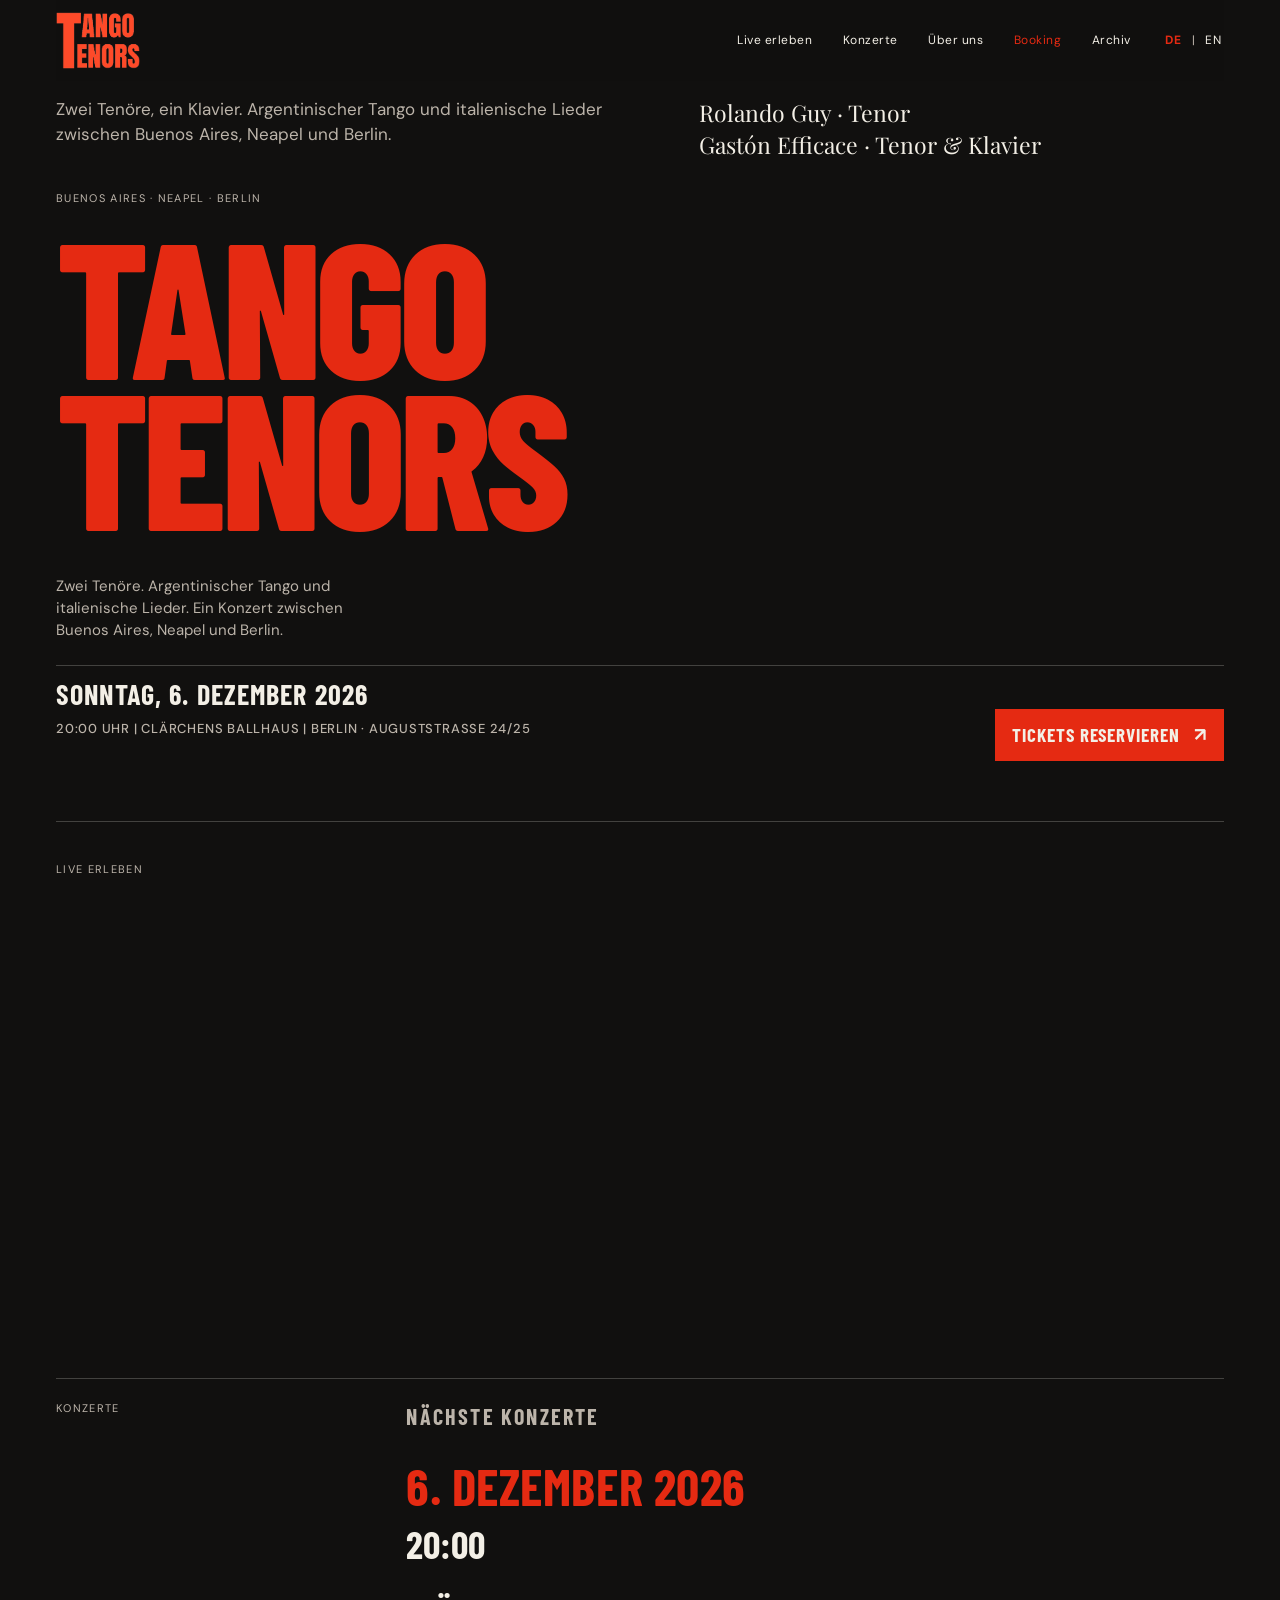
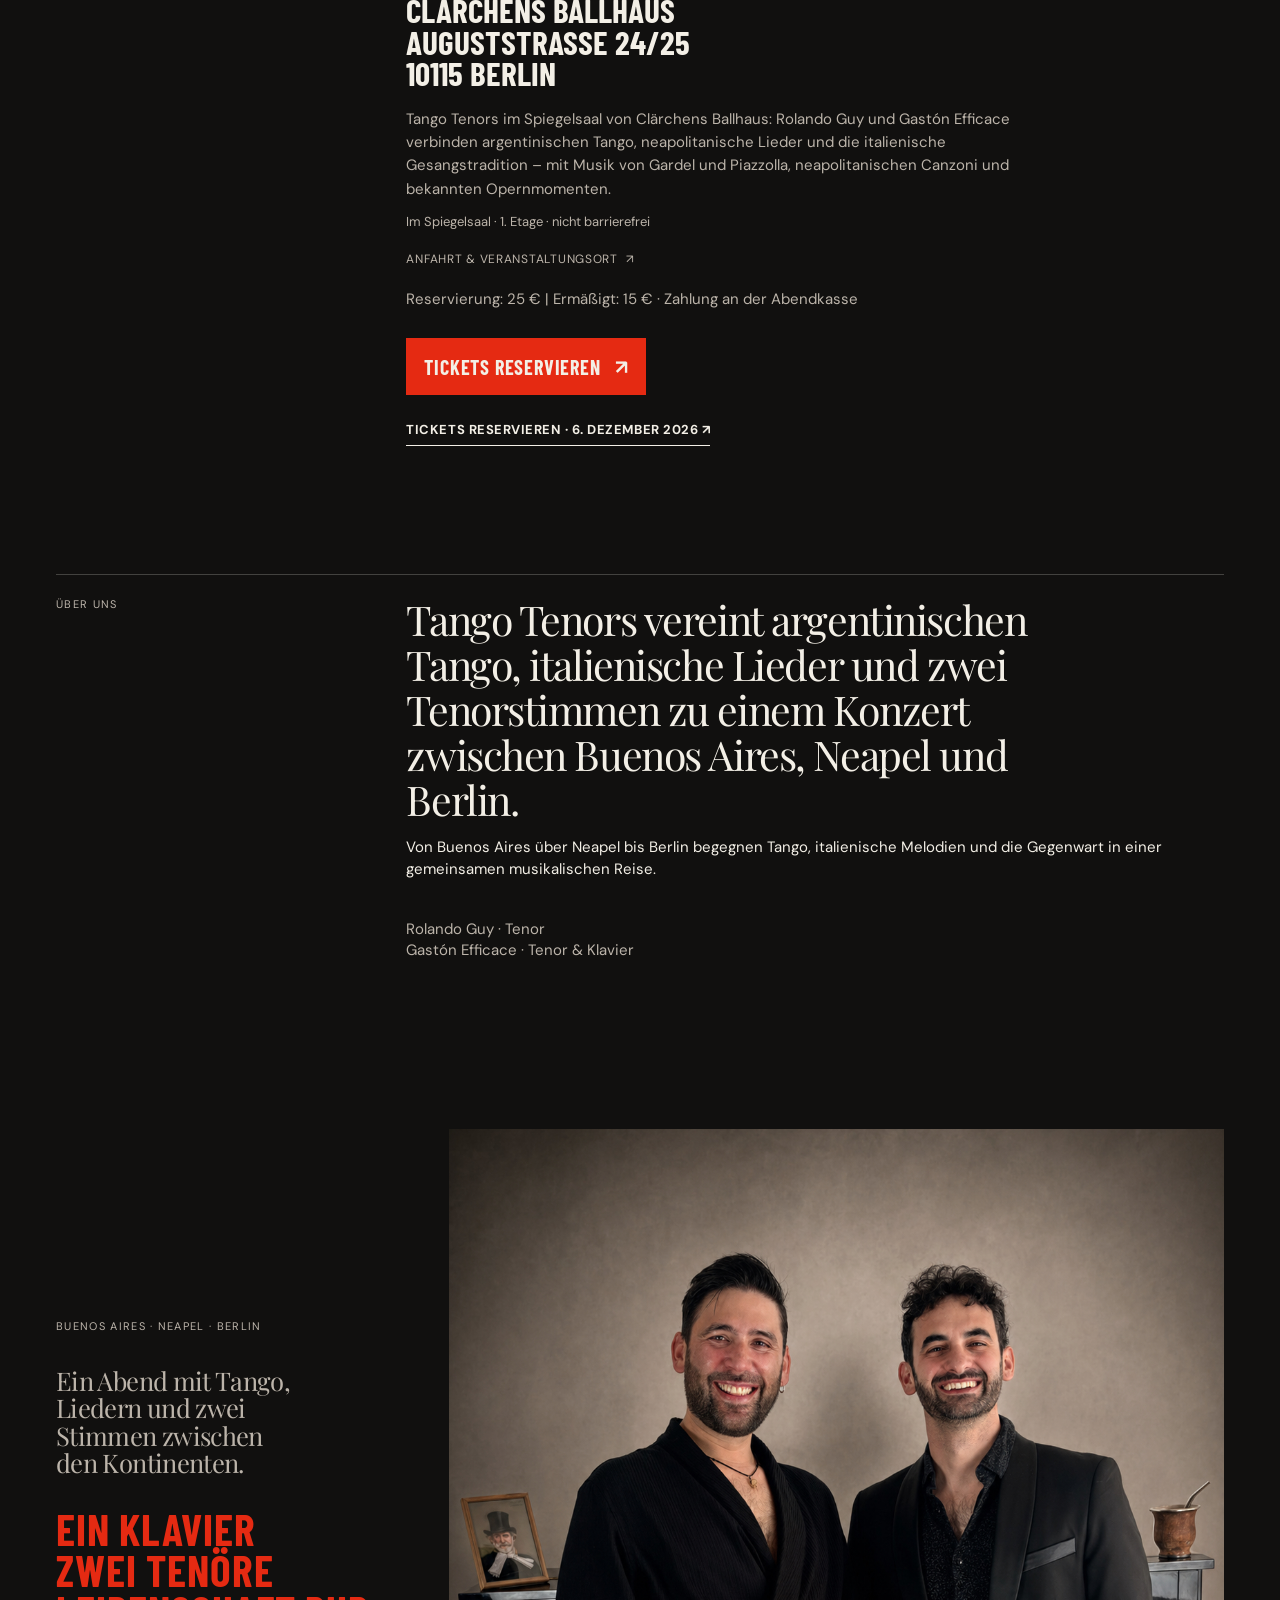
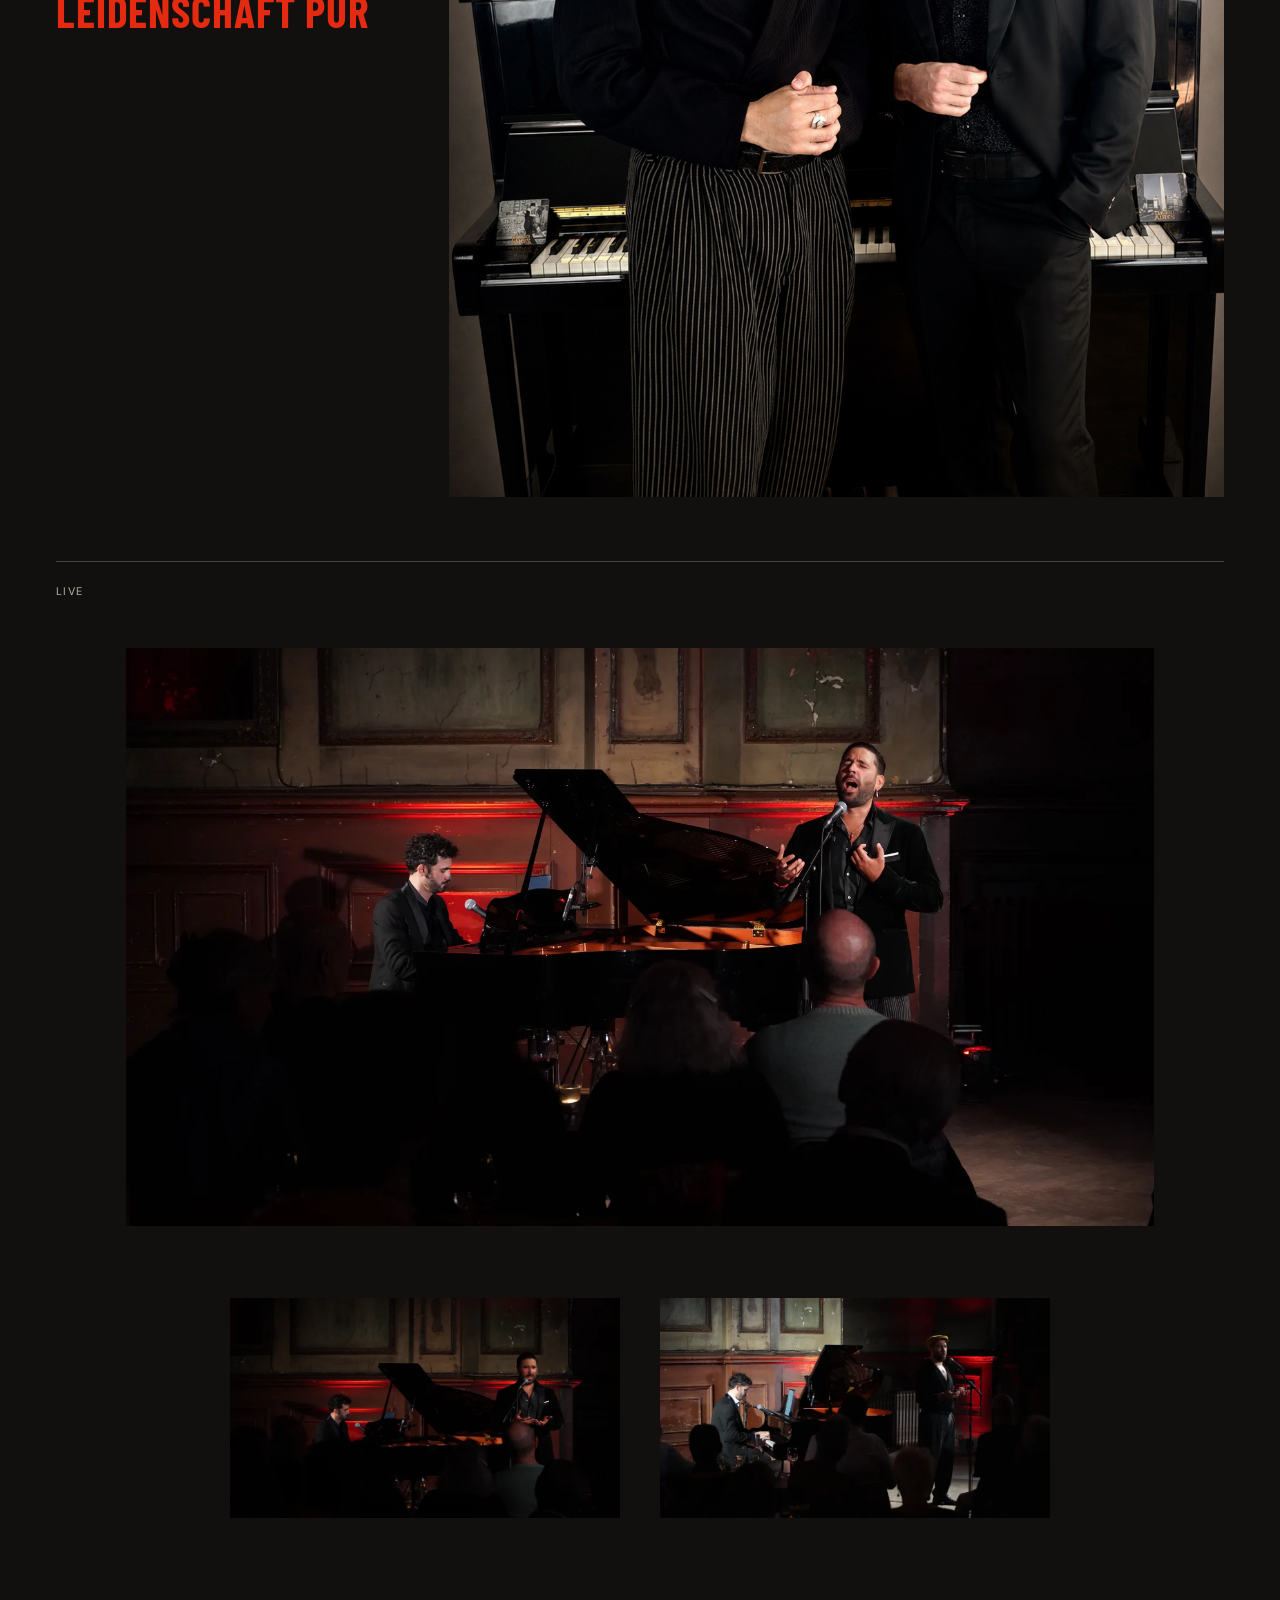
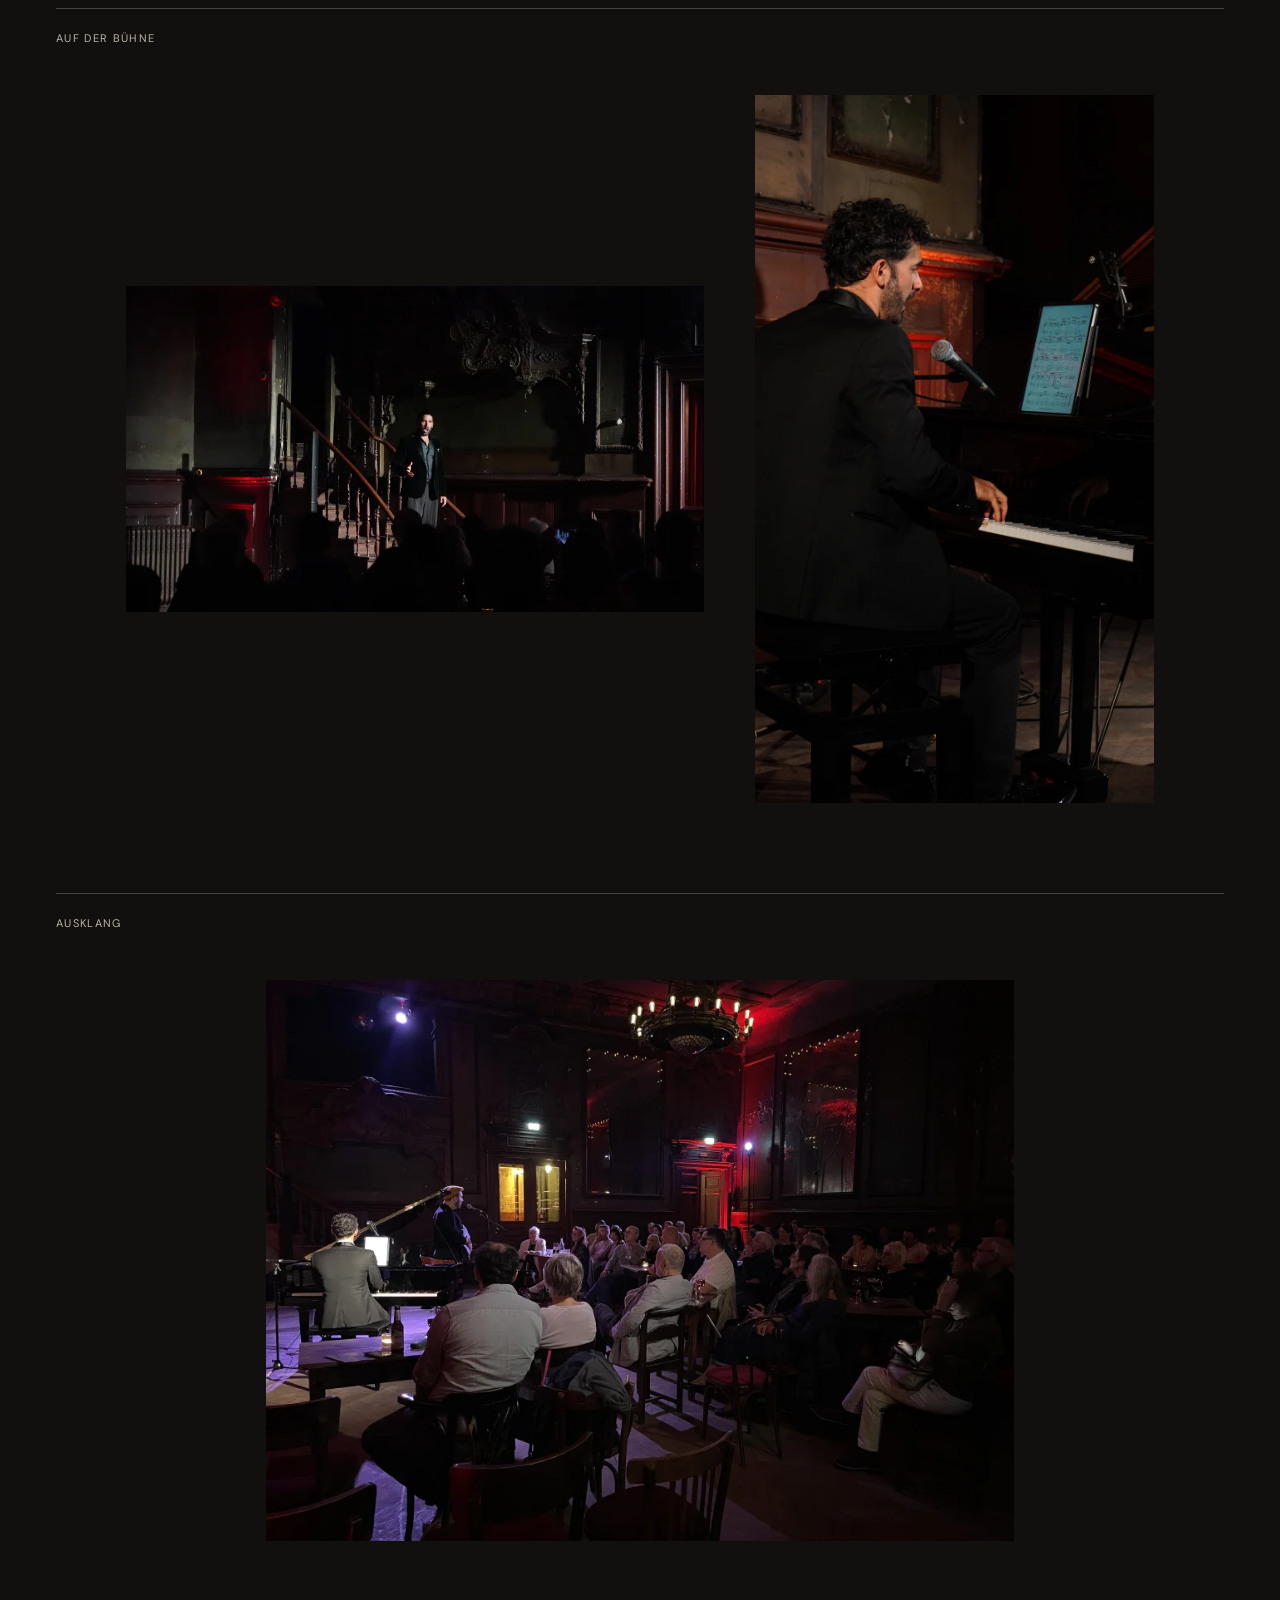
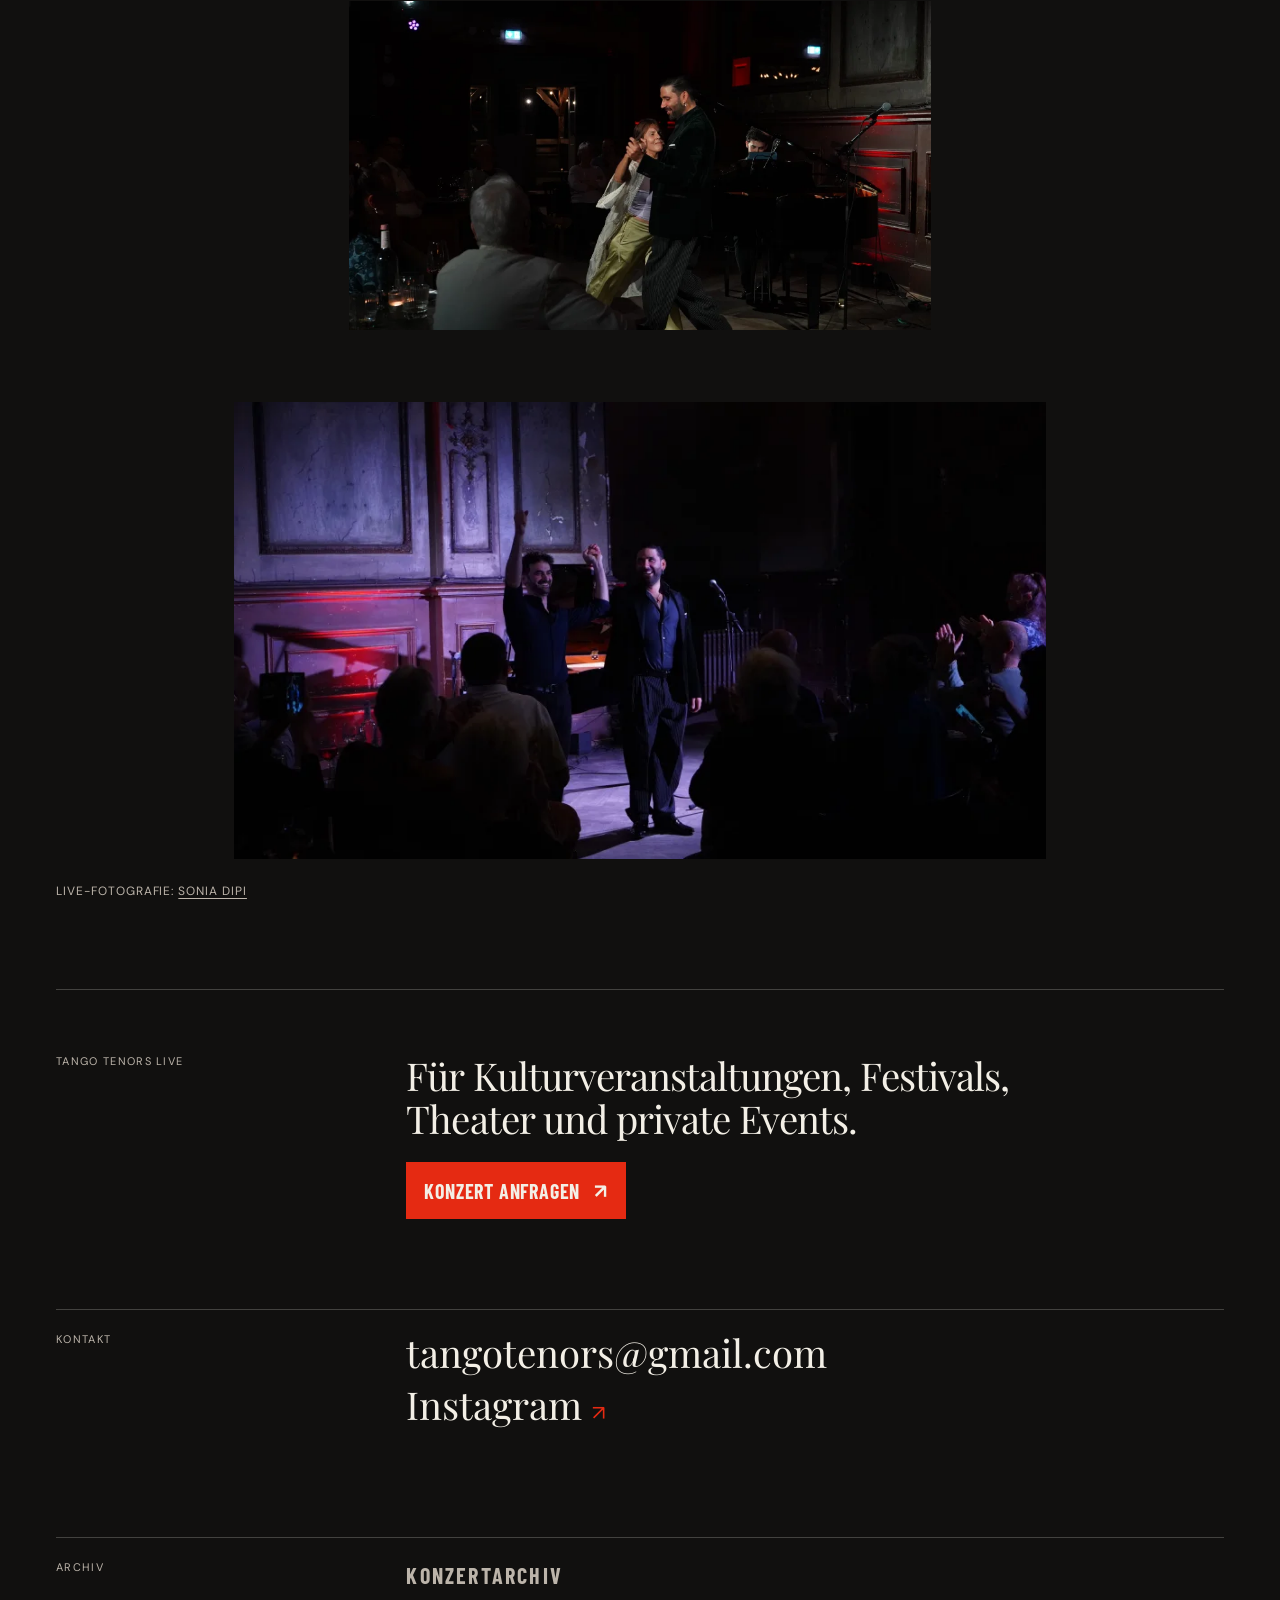
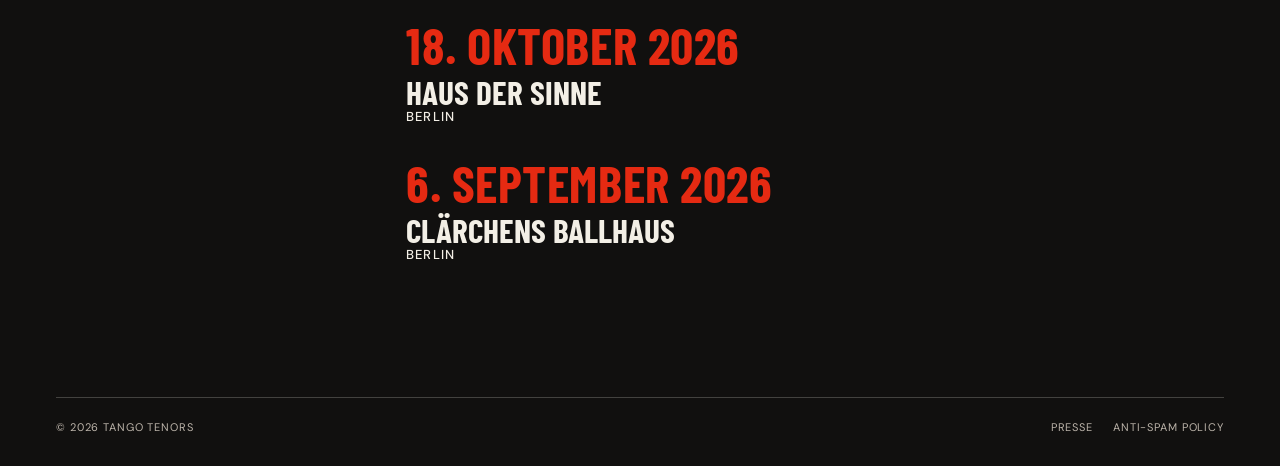
<file: index.html>
<!doctype html>
<html lang="de">
  <head>
    <meta charset="UTF-8" />
    <meta name="viewport" content="width=device-width, initial-scale=1" />
    <link rel="icon" type="image/png" href="/assets/favicon-tt.png" />
    <meta name="description" content="Tango Tenors in Berlin: argentinischer Tango, italienische Lieder und zwei Tenorstimmen – eine musikalische Reise zwischen Buenos Aires, Neapel und Berlin." />
    <link rel="canonical" href="https://tangotenors.com/" />
    <link rel="alternate" hreflang="de" href="https://tangotenors.com/" />
    <link rel="alternate" hreflang="en" href="https://tangotenors.com/en/" />
    <link rel="alternate" hreflang="x-default" href="https://tangotenors.com/" />
    <meta property="og:locale" content="de_DE" />
    <meta property="og:title" content="Tango Tenors | Tango Argentino und italienische Lieder in Berlin" />
    <meta property="og:description" content="Zwei Tenöre, ein Klavier und Musik zwischen Buenos Aires und Italien. Tango Tenors verbindet argentinischen Tango und italienische Lieder in Berlin." />
    <meta property="og:type" content="website" />
    <meta property="og:url" content="https://tangotenors.com/" />
    <meta property="og:image" content="https://tangotenors.com/assets/og.image.jpg" />
    <meta name="twitter:card" content="summary_large_image" />
    <meta name="twitter:title" content="Tango Tenors | Tango Argentino und italienische Lieder in Berlin" />
    <meta name="twitter:description" content="Zwei Tenöre, ein Klavier und Musik zwischen Buenos Aires und Italien. Tango Tenors verbindet argentinischen Tango und italienische Lieder in Berlin." />
    <meta name="twitter:image" content="https://tangotenors.com/assets/og.image.jpg" />
    <title>Tango Tenors | Tango Argentino und italienische Lieder in Berlin</title>
    <link rel="preconnect" href="https://fonts.googleapis.com" />
    <link rel="preconnect" href="https://fonts.gstatic.com" crossorigin />
    <link href="https://fonts.googleapis.com/css2?family=Barlow+Condensed:wght@600;700;800&family=DM+Sans:wght@400;500&family=Playfair+Display:wght@500;600&display=swap" rel="stylesheet" />
    <link rel="stylesheet" href="/styles-v2.css?v=11" />
    <script defer src="https://cloud.umami.is/script.js" data-website-id="e11b9734-0ce4-437f-9506-48ca1f1b64d3"></script>
    <script defer src="/assets/analytics.js?v=1"></script>

  </head>
  <body>
    <header class="site-header shell">
      <a class="wordmark" href="/" aria-label="Tango Tenors Startseite"><img src="/assets/tango-tenors-logo-transparent.png?v=2" alt="Tango Tenors" /></a>
      <button class="menu-toggle" type="button" aria-expanded="false" aria-controls="primary-navigation" aria-label="Menü öffnen"><span></span><span></span></button>
      <nav id="primary-navigation" aria-label="Hauptnavigation">
        <a href="#live-erleben">Live erleben</a>
        <a href="#concert">Konzerte</a>
        <a href="#about">Über uns</a>
        <a href="#booking">Booking</a>
        <a href="#archive">Archiv</a>
        <div class="language-switch" aria-label="Sprache"><a href="/" lang="de" aria-current="page">DE</a><span aria-hidden="true">|</span><a href="/en/" lang="en">EN</a></div>
      </nav>
    </header>

    <main>
      <section class="hero shell" aria-labelledby="hero-title">
        <div class="project-intro" id="project-intro" aria-label="Über Tango Tenors">
          <p>Zwei Tenöre, ein Klavier. Argentinischer Tango und italienische Lieder zwischen Buenos Aires, Neapel und Berlin.</p>
          <p class="intro-names">Rolando Guy · Tenor<br />Gastón Efficace · Tenor &amp; Klavier</p>
        </div>
        <p class="eyebrow">Buenos Aires · Neapel · Berlin</p>
        <h1 class="hero-title" id="hero-title"><span>TANGO</span><span>TENORS</span></h1>
        <div class="hero-foot">
          <p>Zwei Tenöre. Argentinischer Tango und italienische Lieder. Ein Konzert zwischen Buenos Aires, Neapel und Berlin.</p>
        </div>
        <div class="hero-concert-cta" id="upcoming-concert-cta" hidden>
          <p class="hero-concert-date"></p><p class="hero-concert-place"></p>
          <p class="hero-concert-invitation" hidden></p><p class="hero-concert-description" hidden></p>
          <p class="hero-concert-price" hidden></p><a class="hero-concert-map" hidden></a>
          <a class="ticket-link ticket-link-hero" hidden></a>
        </div>
      </section>

      <section class="video-section shell section-grid" id="live-erleben" aria-labelledby="video-title">
        <p class="eyebrow" id="video-title">LIVE ERLEBEN</p>
        <div class="video-frame">
          <iframe src="https://www.youtube.com/embed/T1oUlrysOhg?enablejsapi=1&amp;origin=https%3A%2F%2Ftangotenors.com" title="Tango Tenors – Live-Trailer" loading="lazy" allow="accelerometer; autoplay; clipboard-write; encrypted-media; gyroscope; picture-in-picture; web-share" allowfullscreen></iframe>
        </div>
      </section>

      <section class="concert shell section-grid" id="concert" aria-labelledby="concert-title">
        <p class="eyebrow" id="concert-title">KONZERTE</p>
        <div><div class="concert-list" id="upcoming-concert-list"></div><a class="text-link concert-booking-link" href="https://www.yesticket.org/event/de/tango-tenors-06-12-26/" target="_blank" rel="noopener noreferrer">TICKETS FÜR DEN 6. DEZEMBER <span aria-hidden="true">↗</span></a></div>
      </section>

      <section class="about shell section-grid" id="about" aria-labelledby="about-title">
        <p class="eyebrow" id="about-title">ÜBER UNS</p>
        <div>
          <p class="statement">Tango Tenors vereint argentinischen Tango, italienische Lieder und zwei Tenorstimmen zu einem Konzert zwischen Buenos Aires, Neapel und Berlin.</p>
          <p class="context">Von Buenos Aires über Neapel bis Berlin begegnen Tango, italienische Melodien und die Gegenwart in einer gemeinsamen musikalischen Reise.</p>
          <p class="names">Rolando Guy · Tenor<br />Gastón Efficace · Tenor &amp; Klavier</p>
        </div>
      </section>

      <section class="portrait shell" aria-label="Rolando Guy und Gastón Efficace am Klavier">
        <div class="portrait-intro">
          <p class="eyebrow">Buenos Aires · Neapel · Berlin</p>
          <p class="portrait-lead">Ein Abend mit Tango, Liedern und zwei Stimmen zwischen den Kontinenten.</p>
          <p class="portrait-caption">EIN KLAVIER<br />ZWEI TENÖRE<br />LEIDENSCHAFT PUR</p>
        </div>
        <figure class="portrait-frame"><img src="/assets/tango-tenors-duo-clean.jpg" width="1122" height="1402" alt="Rolando Guy und Gastón Efficace gemeinsam vor einem Klavier" /></figure>
      </section>

      <section class="live-section shell" aria-labelledby="live-title">
        <div class="section-grid live-header">
          <p class="eyebrow" id="live-title">LIVE</p>
        </div>
        <figure class="live-feature">
          <img src="/assets/live/DSC03245-1800.webp" srcset="/assets/live/DSC03245-900.webp 900w, /assets/live/DSC03245-1800.webp 1800w" sizes="(max-width: 600px) calc(100vw - 36px), 1120px" width="6000" height="3376" loading="lazy" decoding="async" alt="Rolando Guy singt, Gastón Efficace begleitet ihn am Klavier" />
        </figure>
        <div class="live-grid live-grid-pair">
          <figure>
            <img src="/assets/live/DSC03238-1800.webp" srcset="/assets/live/DSC03238-900.webp 900w, /assets/live/DSC03238-1800.webp 1800w" sizes="(max-width: 600px) calc(100vw - 36px), 50vw" width="6000" height="3376" loading="lazy" decoding="async" alt="Tango Tenors bei einem Auftritt im Clärchens Ballhaus in Berlin" />
          </figure>
          <figure>
            <img src="/assets/live/DSC03087-1800.webp" srcset="/assets/live/DSC03087-900.webp 900w, /assets/live/DSC03087-1800.webp 1800w" sizes="(max-width: 600px) calc(100vw - 36px), 50vw" width="6000" height="3376" loading="lazy" decoding="async" alt="Rolando Guy singt, Gastón Efficace begleitet ihn am Klavier" />
          </figure>
        </div>
      </section>

      <section class="live-section shell" aria-labelledby="stage-title">
        <div class="section-grid live-header">
          <p class="eyebrow" id="stage-title">AUF DER BÜHNE</p>
        </div>
        <div class="live-grid live-grid-stage">
          <figure>
            <img src="/assets/live/DSC03154-1800.webp" srcset="/assets/live/DSC03154-900.webp 900w, /assets/live/DSC03154-1800.webp 1800w" sizes="(max-width: 600px) calc(100vw - 36px), 62vw" width="6000" height="3376" loading="lazy" decoding="async" alt="Rolando Guy singt auf der Treppe des Clärchens Ballhaus" />
          </figure>
          <figure>
            <img src="/assets/live/DSC03287-1800.webp" srcset="/assets/live/DSC03287-900.webp 900w, /assets/live/DSC03287-1800.webp 1800w" sizes="(max-width: 600px) calc(100vw - 36px), 38vw" width="3376" height="6000" loading="lazy" decoding="async" alt="Gastón Efficace spielt Klavier und singt" />
          </figure>
        </div>
      </section>

      <section class="live-section shell" aria-labelledby="closing-title">
        <div class="section-grid live-header">
          <p class="eyebrow" id="closing-title">AUSKLANG</p>
        </div>
        <div class="live-grid live-grid-closing">
          <figure>
            <img src="/assets/live/IMG_8326-1800.webp" srcset="/assets/live/IMG_8326-900.webp 900w, /assets/live/IMG_8326-1800.webp 1800w" sizes="(max-width: 600px) calc(100vw - 36px), 62vw" width="4032" height="3024" loading="lazy" decoding="async" alt="Der Spiegelsaal des Clärchens Ballhaus während des Konzerts" />
          </figure>
          <figure>
            <img src="/assets/live/DSC03194-1800.webp" srcset="/assets/live/DSC03194-900.webp 900w, /assets/live/DSC03194-1800.webp 1800w" sizes="(max-width: 600px) calc(100vw - 36px), 38vw" width="6000" height="3376" loading="lazy" decoding="async" alt="Rolando Guy tanzt mit einem Gast, während Gastón Efficace Klavier spielt" />
          </figure>
          <figure>
            <img src="/assets/live/DSC03312-1800.webp" srcset="/assets/live/DSC03312-900.webp 900w, /assets/live/DSC03312-1800.webp 1800w" sizes="(max-width: 600px) calc(100vw - 36px), 62vw" width="6000" height="3376" loading="lazy" decoding="async" alt="Rolando Guy und Gastón Efficace werden mit Applaus bedacht" />
          </figure>
        </div>
        <p class="photo-credit">Live-Fotografie: <a href="https://instagram.com/soniadipi" target="_blank" rel="noopener noreferrer">Sonia Dipi</a></p>
      </section>

      <section class="booking-cta shell section-grid" id="booking" aria-labelledby="booking-title">
        <p class="eyebrow" id="booking-title">TANGO TENORS LIVE</p>
        <div>
          <p class="booking-statement">Für Kulturveranstaltungen, Festivals, Theater und private Events.</p>
          <a class="ticket-link booking-link" href="mailto:tangotenors@gmail.com">KONZERT ANFRAGEN <span aria-hidden="true">↗</span></a>
        </div>
      </section>

      <section class="contact shell section-grid" id="contact" aria-labelledby="contact-title">
        <p class="eyebrow" id="contact-title">KONTAKT</p>
        <div class="contact-links">
          <a href="mailto:tangotenors@gmail.com">tangotenors@gmail.com</a>
          <a href="https://instagram.com/tangotenors" target="_blank" rel="noreferrer">Instagram <span aria-hidden="true">↗</span></a>
        </div>
      </section>

      <section class="concert archive shell section-grid" id="archive" aria-labelledby="archive-title">
        <p class="eyebrow" id="archive-title">ARCHIV</p>
        <div><div class="concert-list" id="concert-list"></div></div>
      </section>
    </main>
    <script src="/assets/events-v2.js?v=4"></script>
    <script src="/assets/concert-calendar.js?v=2"></script>
    <script src="/assets/site-v2.js?v=27" defer></script>

    <footer class="site-footer shell home-footer"><p>© 2026 Tango Tenors</p><div><a href="/press/">Presse</a><a href="/anti-spam/">Anti-Spam Policy</a></div></footer>
  </body>
</html>
</file>
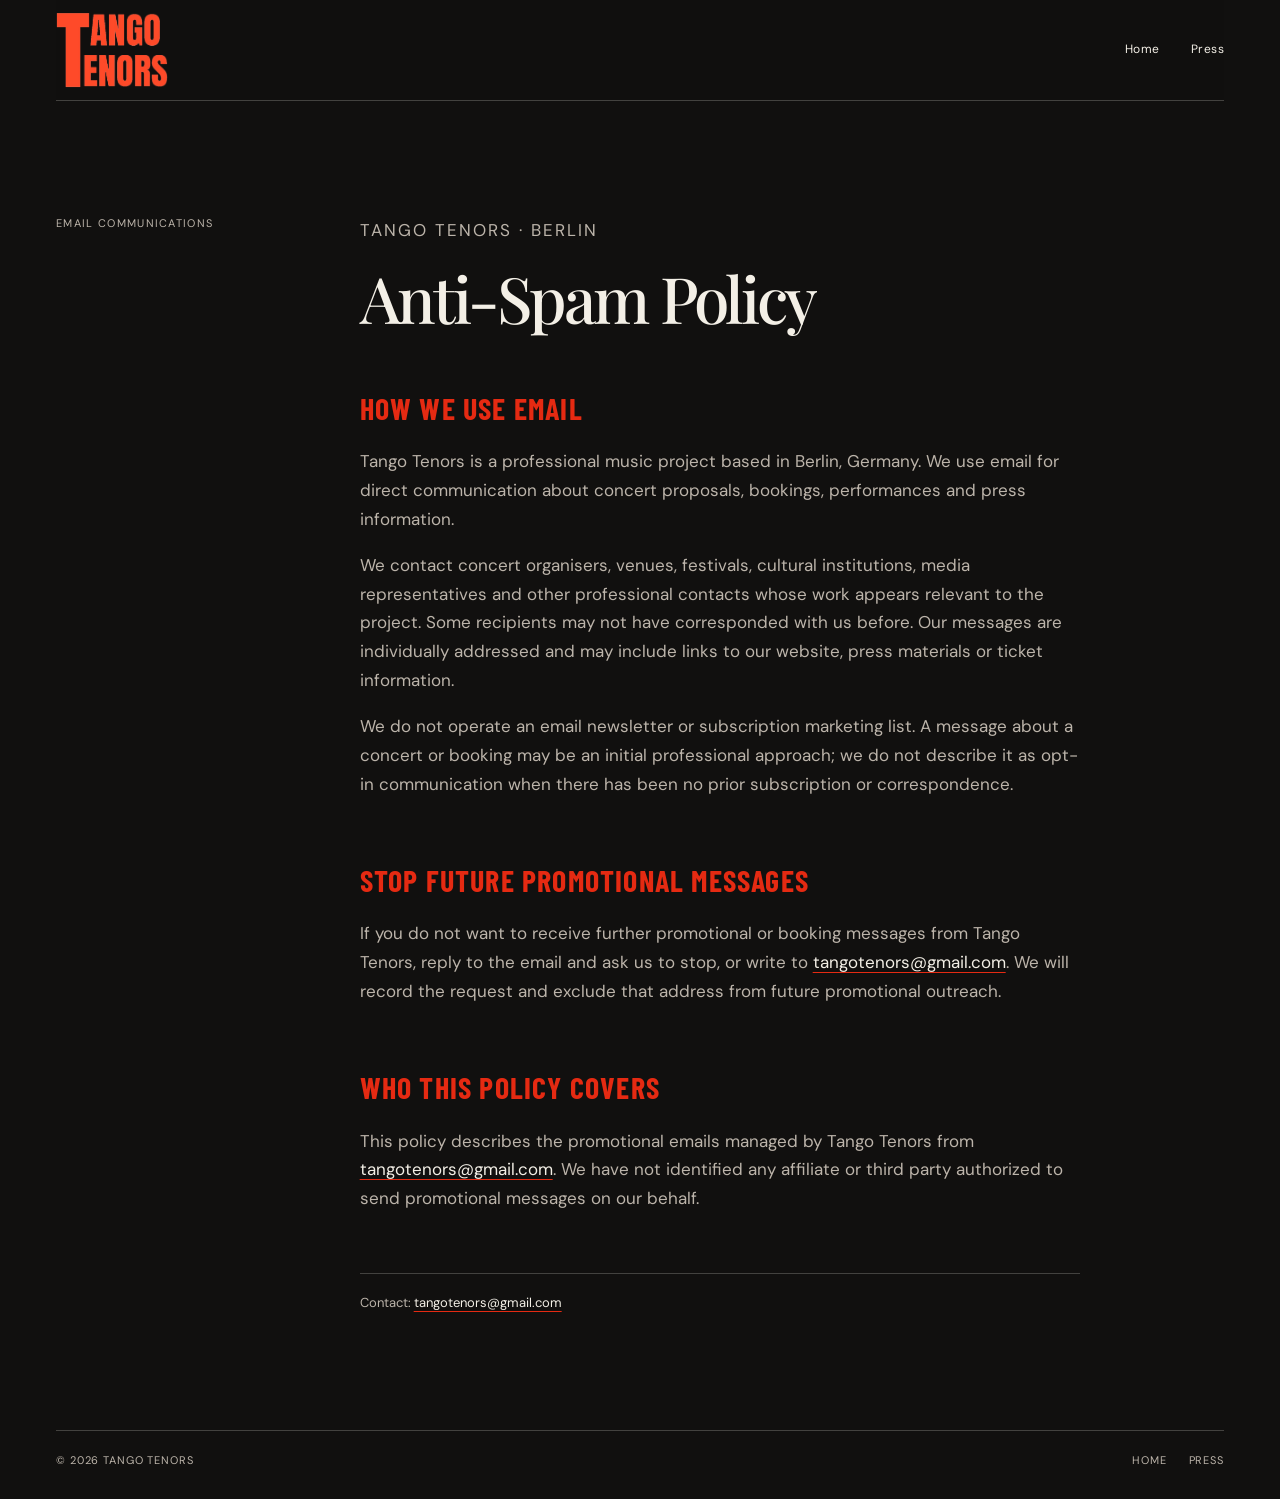
<file: anti-spam/index.html>
<!doctype html>
<html lang="en">
  <head>
    <meta charset="UTF-8" />
    <meta name="viewport" content="width=device-width, initial-scale=1" />
    <link rel="icon" type="image/png" href="/assets/favicon-tt.png" />
    <meta name="description" content="Tango Tenors email communication and anti-spam policy, including how to stop future promotional messages." />
    <link rel="canonical" href="https://tangotenors.com/anti-spam/" />
    <meta property="og:title" content="Anti-Spam Policy | Tango Tenors" />
    <meta property="og:description" content="How Tango Tenors uses email for concert proposals, bookings, performances and press information, and how to opt out of future promotional outreach." />
    <meta property="og:type" content="website" />
    <meta property="og:url" content="https://tangotenors.com/anti-spam/" />
    <meta property="og:image" content="https://tangotenors.com/assets/og.image.jpg" />
    <meta name="twitter:card" content="summary_large_image" />
    <meta name="twitter:title" content="Anti-Spam Policy | Tango Tenors" />
    <meta name="twitter:description" content="How Tango Tenors uses email and how to stop future promotional messages." />
    <meta name="twitter:image" content="https://tangotenors.com/assets/og.image.jpg" />
    <title>Anti-Spam Policy | Tango Tenors</title>
    <link rel="preconnect" href="https://fonts.googleapis.com" />
    <link rel="preconnect" href="https://fonts.gstatic.com" crossorigin />
    <link href="https://fonts.googleapis.com/css2?family=Barlow+Condensed:wght@600;700;800&amp;family=DM+Sans:wght@400;500&amp;family=Playfair+Display:wght@500;600&amp;display=swap" rel="stylesheet" />
    <link rel="stylesheet" href="/styles-v2.css?v=3" />
    <link rel="stylesheet" href="/press/press.css" />
    <link rel="stylesheet" href="/anti-spam/policy.css" />
    <script defer src="https://cloud.umami.is/script.js" data-website-id="e11b9734-0ce4-437f-9506-48ca1f1b64d3"></script>
    <script defer src="/assets/analytics.js?v=1"></script>
  </head>
  <body class="press-page">
    <header class="site-header shell press-header">
      <a class="wordmark" href="/" aria-label="Tango Tenors home"><img src="/assets/tango-tenors-logo-transparent.png?v=2" alt="Tango Tenors" /></a>
      <nav aria-label="Primary navigation">
        <a href="/">Home</a>
        <a href="/press/">Press</a>
      </nav>
    </header>

    <main>
      <section class="press-section shell press-about policy-section" aria-labelledby="policy-title">
        <div class="section-label">
          <p class="eyebrow">EMAIL COMMUNICATIONS</p>
        </div>
        <div class="section-content policy-copy">
          <p class="eyebrow">TANGO TENORS · BERLIN</p>
          <h1 class="booking-title" id="policy-title">Anti-Spam Policy</h1>

          <h2>How we use email</h2>
          <p>Tango Tenors is a professional music project based in Berlin, Germany. We use email for direct communication about concert proposals, bookings, performances and press information.</p>
          <p>We contact concert organisers, venues, festivals, cultural institutions, media representatives and other professional contacts whose work appears relevant to the project. Some recipients may not have corresponded with us before. Our messages are individually addressed and may include links to our website, press materials or ticket information.</p>
          <p>We do not operate an email newsletter or subscription marketing list. A message about a concert or booking may be an initial professional approach; we do not describe it as opt-in communication when there has been no prior subscription or correspondence.</p>

          <h2>Stop future promotional messages</h2>
          <p>If you do not want to receive further promotional or booking messages from Tango Tenors, reply to the email and ask us to stop, or write to <a href="mailto:tangotenors@gmail.com">tangotenors@gmail.com</a>. We will record the request and exclude that address from future promotional outreach.</p>

          <h2>Who this policy covers</h2>
          <p>This policy describes the promotional emails managed by Tango Tenors from <a href="mailto:tangotenors@gmail.com">tangotenors@gmail.com</a>. We have not identified any affiliate or third party authorized to send promotional messages on our behalf.</p>
          <p class="policy-updated">Contact: <a href="mailto:tangotenors@gmail.com">tangotenors@gmail.com</a></p>
        </div>
      </section>
    </main>

    <footer class="site-footer shell press-footer">
      <p>© 2026 Tango Tenors</p>
      <div><a href="/">Home</a><a href="/press/">Press</a></div>
    </footer>
  </body>
</html>
</file>
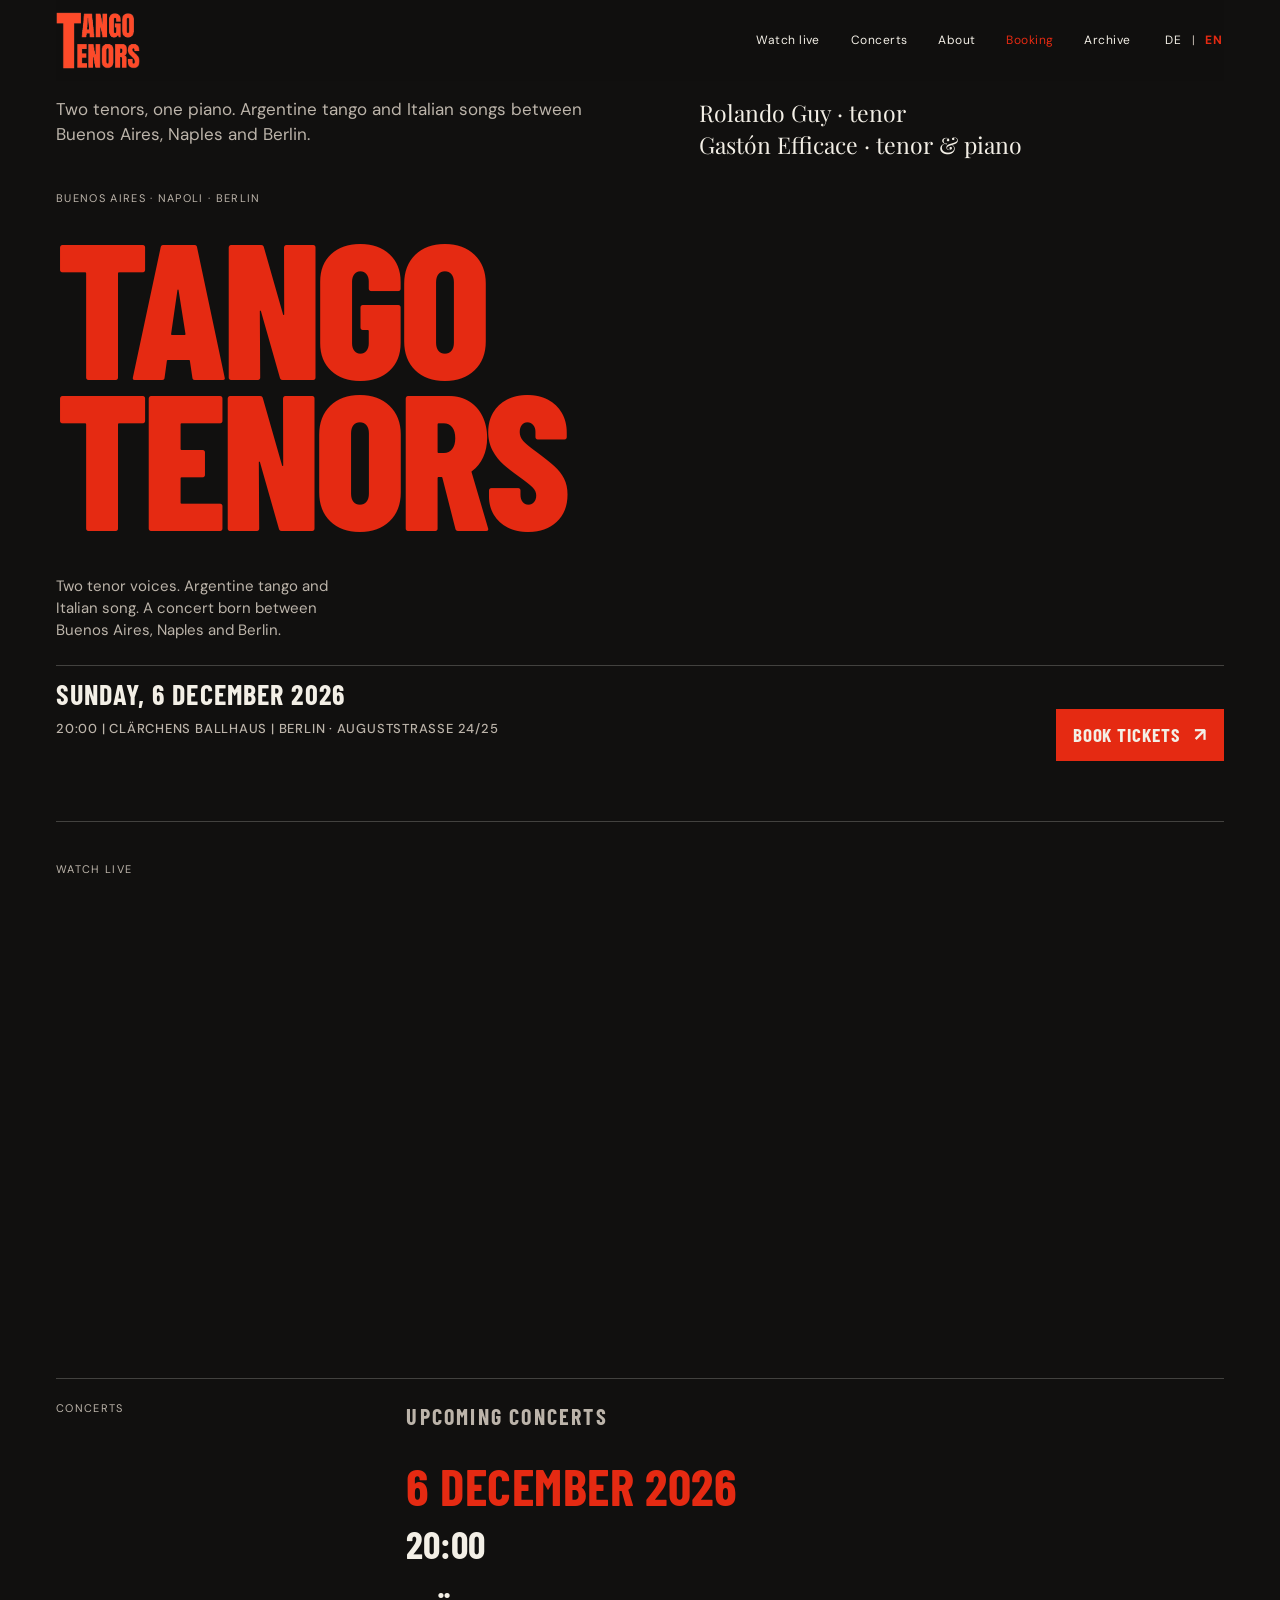
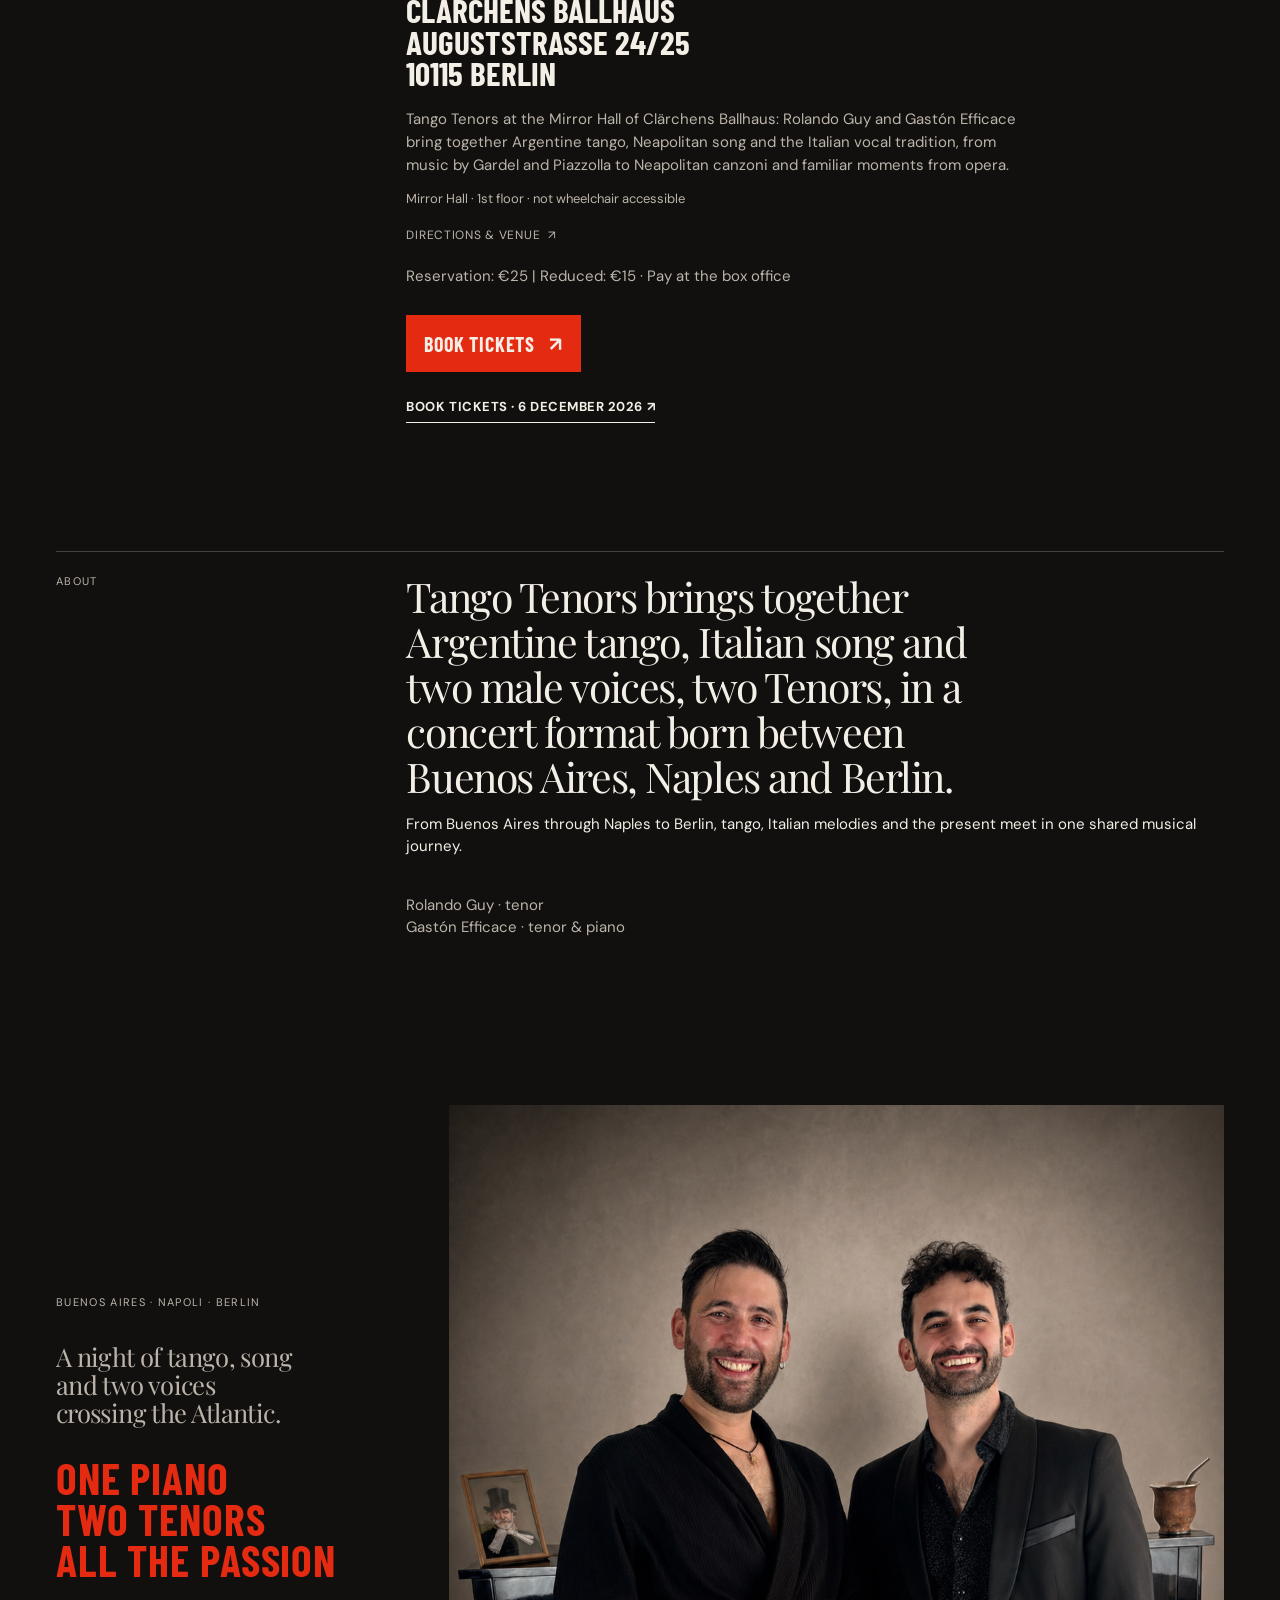
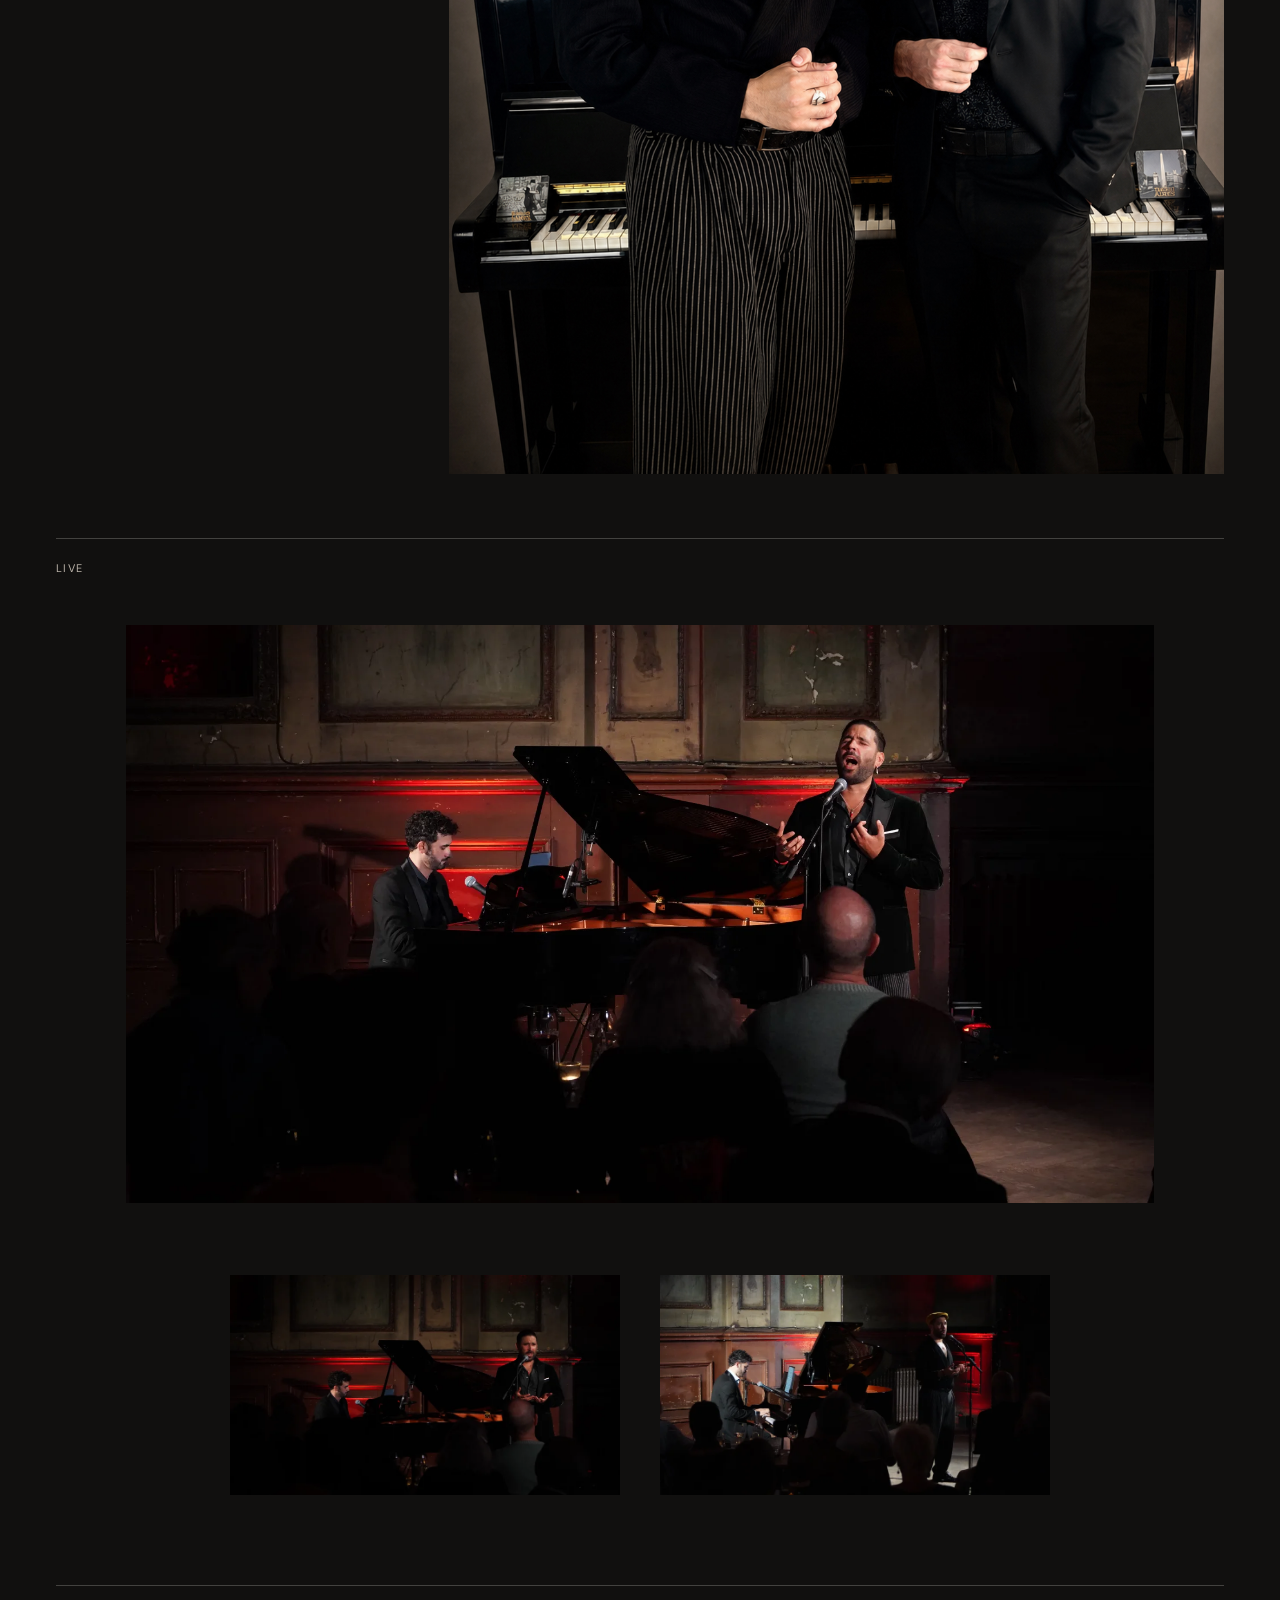
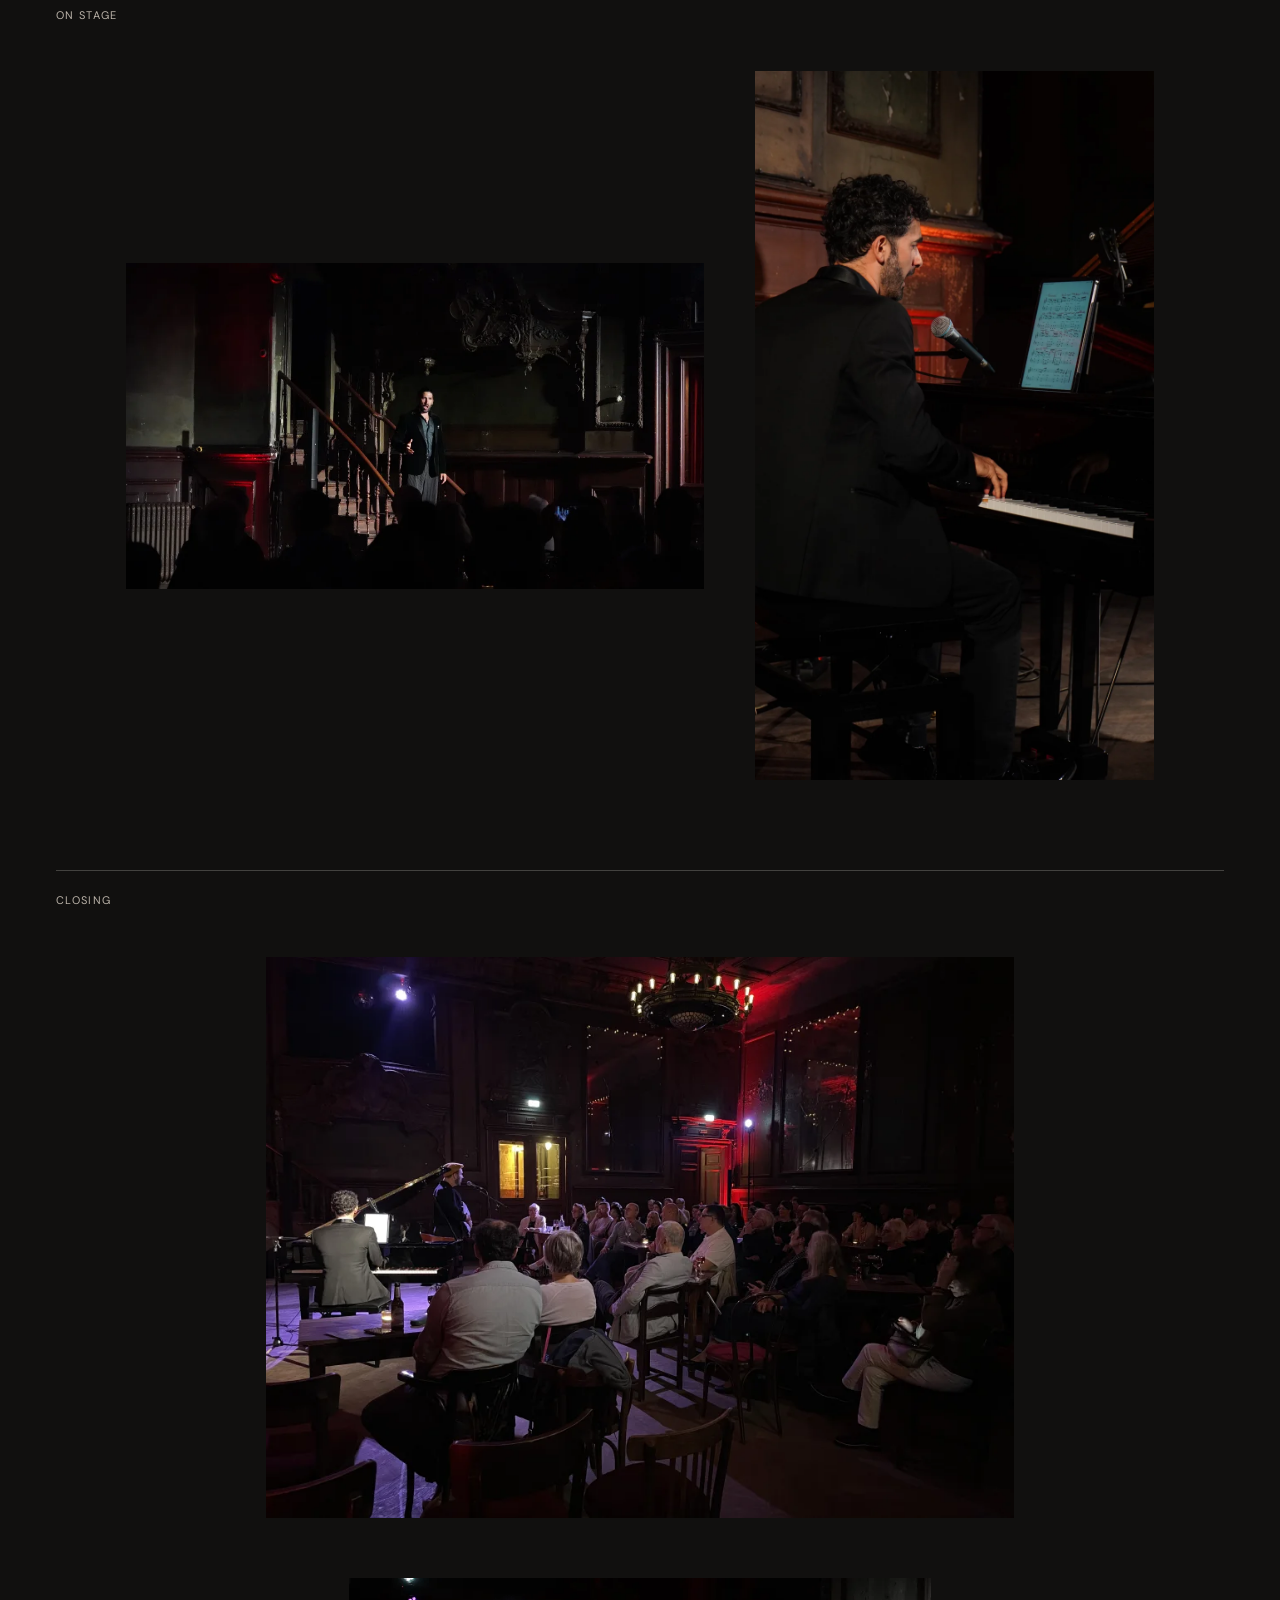
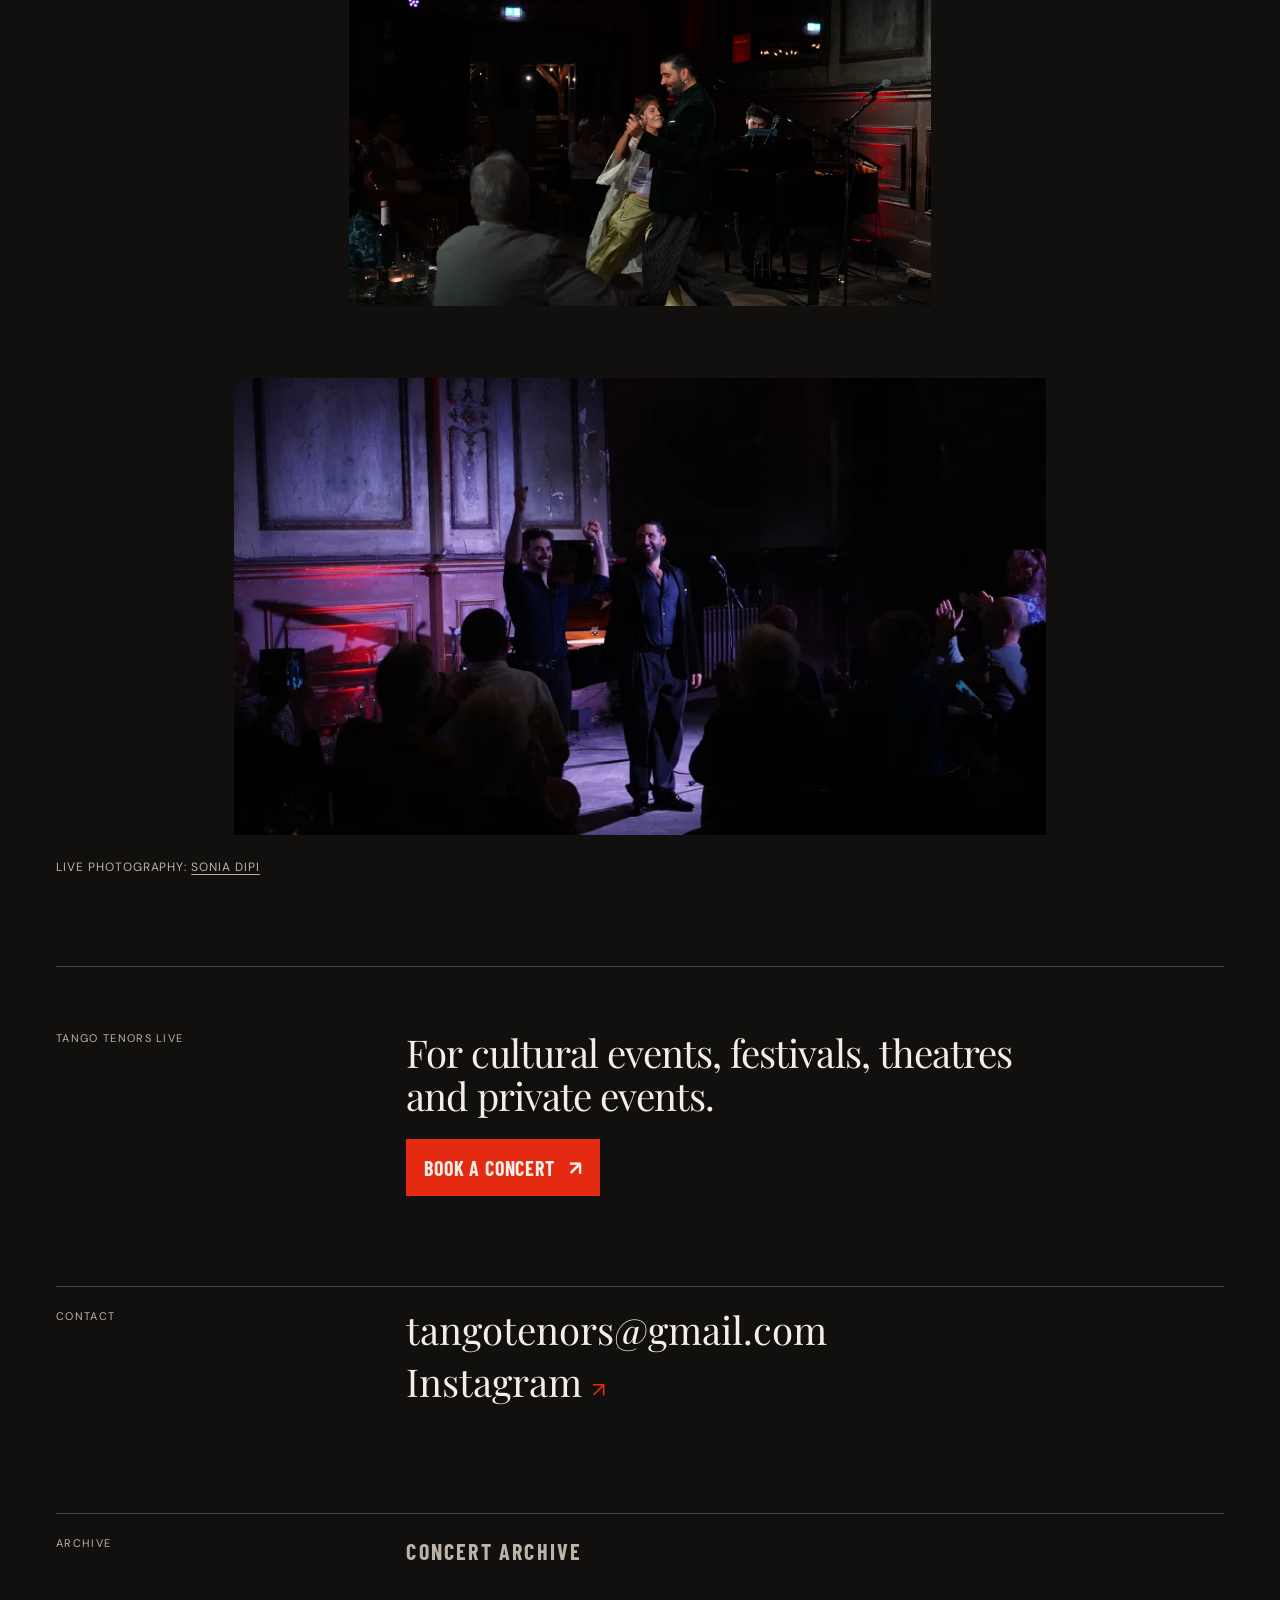
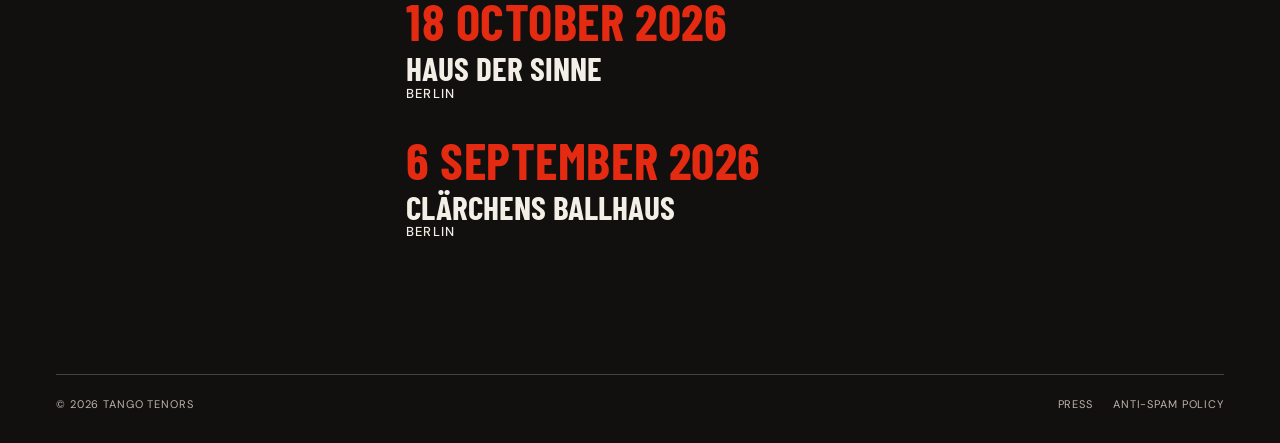
<file: en/index.html>
<!doctype html>
<html lang="en">
  <head>
    <meta charset="UTF-8" />
    <meta name="viewport" content="width=device-width, initial-scale=1" />
    <link rel="icon" type="image/png" href="/assets/favicon-tt.png" />
    <meta name="description" content="Tango Tenors: Rolando Guy and Gastón Efficace, two tenor voices bringing Argentine tango, Italian and Neapolitan song, classical voices, humour and theatrical passion to Berlin." />
    <link rel="canonical" href="https://tangotenors.com/en/" />
    <link rel="alternate" hreflang="de" href="https://tangotenors.com/" />
    <link rel="alternate" hreflang="en" href="https://tangotenors.com/en/" />
    <link rel="alternate" hreflang="x-default" href="https://tangotenors.com/" />
    <meta property="og:locale" content="en_GB" />
    <meta property="og:title" content="Tango Tenors | Argentine tango in Berlin" />
    <meta property="og:description" content="Two tenors, one piano, and music between Buenos Aires and Italy. Tango Tenors brings Argentine tango and Italian song to Berlin." />
    <meta property="og:type" content="website" />
    <meta property="og:url" content="https://tangotenors.com/en/" />
    <meta property="og:image" content="https://tangotenors.com/assets/og.image.jpg" />
    <meta name="twitter:card" content="summary_large_image" />
    <meta name="twitter:title" content="Tango Tenors | Argentine tango in Berlin" />
    <meta name="twitter:description" content="Two tenors, one piano, and music between Buenos Aires and Italy. Tango Tenors brings Argentine tango and Italian song to Berlin." />
    <meta name="twitter:image" content="https://tangotenors.com/assets/og.image.jpg" />
    <title>Tango Tenors | Argentine tango in Berlin</title>
    <link rel="preconnect" href="https://fonts.googleapis.com" />
    <link rel="preconnect" href="https://fonts.gstatic.com" crossorigin />
    <link href="https://fonts.googleapis.com/css2?family=Barlow+Condensed:wght@600;700;800&family=DM+Sans:wght@400;500&family=Playfair+Display:wght@500;600&display=swap" rel="stylesheet" />
    <link rel="stylesheet" href="/styles-v2.css?v=11" />
    <script defer src="https://cloud.umami.is/script.js" data-website-id="e11b9734-0ce4-437f-9506-48ca1f1b64d3"></script>
    <script defer src="/assets/analytics.js?v=1"></script>

  </head>
  <body>
    <header class="site-header shell">
      <a class="wordmark" href="/en/" aria-label="Tango Tenors home"><img src="/assets/tango-tenors-logo-transparent.png?v=2" alt="Tango Tenors" /></a>
      <button class="menu-toggle" type="button" aria-expanded="false" aria-controls="primary-navigation" aria-label="Open menu"><span></span><span></span></button>
      <nav id="primary-navigation" aria-label="Primary navigation">
        <a href="#live-erleben">Watch live</a>
        <a href="#concert">Concerts</a>
        <a href="#about">About</a>
        <a href="#booking">Booking</a>
        <a href="#archive">Archive</a>
        <div class="language-switch" aria-label="Language"><a href="/" lang="de">DE</a><span aria-hidden="true">|</span><a href="/en/" lang="en" aria-current="page">EN</a></div>
      </nav>
    </header>

    <main>
      <section class="hero shell" aria-labelledby="hero-title">
        <div class="project-intro" id="project-intro" aria-label="About Tango Tenors">
          <p>Two tenors, one piano. Argentine tango and Italian songs between Buenos Aires, Naples and Berlin.</p>
          <p class="intro-names">Rolando Guy · tenor<br />Gastón Efficace · tenor &amp; piano</p>
        </div>
        <p class="eyebrow">Buenos Aires · Napoli · Berlin</p>
        <h1 class="hero-title" id="hero-title"><span>TANGO</span><span>TENORS</span></h1>
        <div class="hero-foot">
          <p>Two tenor voices. Argentine tango and Italian song. A concert born between Buenos Aires, Naples and Berlin.</p>
        </div>
        <div class="hero-concert-cta" id="upcoming-concert-cta" hidden>
          <p class="hero-concert-date"></p><p class="hero-concert-place"></p>
          <p class="hero-concert-invitation" hidden></p><p class="hero-concert-description" hidden></p>
          <p class="hero-concert-price" hidden></p><a class="hero-concert-map" hidden></a>
          <a class="ticket-link ticket-link-hero" hidden></a>
        </div>
      </section>

      <section class="video-section shell section-grid" id="live-erleben" aria-labelledby="video-title">
        <p class="eyebrow" id="video-title">WATCH LIVE</p>
        <div class="video-frame">
          <iframe src="https://www.youtube.com/embed/T1oUlrysOhg?enablejsapi=1&amp;origin=https%3A%2F%2Ftangotenors.com" title="Tango Tenors website trailer" loading="lazy" allow="accelerometer; autoplay; clipboard-write; encrypted-media; gyroscope; picture-in-picture; web-share" allowfullscreen></iframe>
        </div>
      </section>

      <section class="concert shell section-grid" id="concert" aria-labelledby="concert-title">
        <p class="eyebrow" id="concert-title">CONCERTS</p>
        <div><div class="concert-list" id="upcoming-concert-list"></div><a class="text-link concert-booking-link" href="https://www.yesticket.org/event/en/tango-tenors-06-12-26/" target="_blank" rel="noopener noreferrer">BOOK FOR 6 DECEMBER <span aria-hidden="true">↗</span></a></div>
      </section>

      <section class="about shell section-grid" id="about" aria-labelledby="about-title">
        <p class="eyebrow" id="about-title">ABOUT</p>
        <div>
          <p class="statement">Tango Tenors brings together Argentine tango, Italian song and two male voices, two Tenors, in a concert format born between Buenos Aires, Naples and Berlin.</p>
          <p class="context">From Buenos Aires through Naples to Berlin, tango, Italian melodies and the present meet in one shared musical journey.</p>
          <p class="names">Rolando Guy · tenor<br />Gastón Efficace · tenor &amp; piano</p>
        </div>
      </section>

      <section class="portrait shell" aria-label="Rolando Guy and Gastón Efficace at the piano">
        <div class="portrait-intro">
          <p class="eyebrow">Buenos Aires · Napoli · Berlin</p>
          <p class="portrait-lead">A night of tango, song and two voices crossing the Atlantic.</p>
          <p class="portrait-caption">ONE PIANO<br />TWO TENORS<br />ALL THE PASSION</p>
        </div>
        <figure class="portrait-frame"><img src="/assets/tango-tenors-duo-clean.jpg" width="1122" height="1402" alt="Rolando Guy and Gastón Efficace standing together in front of a piano" /></figure>
      </section>

      <section class="live-section shell" aria-labelledby="live-title">
        <div class="section-grid live-header">
          <p class="eyebrow" id="live-title">LIVE</p>
        </div>
        <figure class="live-feature">
          <img src="/assets/live/DSC03245-1800.webp" srcset="/assets/live/DSC03245-900.webp 900w, /assets/live/DSC03245-1800.webp 1800w" sizes="(max-width: 600px) calc(100vw - 36px), 1120px" width="6000" height="3376" loading="lazy" decoding="async" alt="Rolando Guy singing with Gastón Efficace at the piano" />
        </figure>
        <div class="live-grid live-grid-pair">
          <figure>
            <img src="/assets/live/DSC03238-1800.webp" srcset="/assets/live/DSC03238-900.webp 900w, /assets/live/DSC03238-1800.webp 1800w" sizes="(max-width: 600px) calc(100vw - 36px), 50vw" width="6000" height="3376" loading="lazy" decoding="async" alt="Tango Tenors performing at Clärchens Ballhaus in Berlin" />
          </figure>
          <figure>
            <img src="/assets/live/DSC03087-1800.webp" srcset="/assets/live/DSC03087-900.webp 900w, /assets/live/DSC03087-1800.webp 1800w" sizes="(max-width: 600px) calc(100vw - 36px), 50vw" width="6000" height="3376" loading="lazy" decoding="async" alt="Rolando Guy singing with Gastón Efficace at the piano" />
          </figure>
        </div>
      </section>

      <section class="live-section shell" aria-labelledby="stage-title">
        <div class="section-grid live-header">
          <p class="eyebrow" id="stage-title">ON STAGE</p>
        </div>
        <div class="live-grid live-grid-stage">
          <figure>
            <img src="/assets/live/DSC03154-1800.webp" srcset="/assets/live/DSC03154-900.webp 900w, /assets/live/DSC03154-1800.webp 1800w" sizes="(max-width: 600px) calc(100vw - 36px), 62vw" width="6000" height="3376" loading="lazy" decoding="async" alt="Rolando Guy performing on the staircase at Clärchens Ballhaus" />
          </figure>
          <figure>
            <img src="/assets/live/DSC03287-1800.webp" srcset="/assets/live/DSC03287-900.webp 900w, /assets/live/DSC03287-1800.webp 1800w" sizes="(max-width: 600px) calc(100vw - 36px), 38vw" width="3376" height="6000" loading="lazy" decoding="async" alt="Gastón Efficace playing piano and singing" />
          </figure>
        </div>
      </section>

      <section class="live-section shell" aria-labelledby="closing-title">
        <div class="section-grid live-header">
          <p class="eyebrow" id="closing-title">CLOSING</p>
        </div>
        <div class="live-grid live-grid-closing">
          <figure>
            <img src="/assets/live/IMG_8326-1800.webp" srcset="/assets/live/IMG_8326-900.webp 900w, /assets/live/IMG_8326-1800.webp 1800w" sizes="(max-width: 600px) calc(100vw - 36px), 62vw" width="4032" height="3024" loading="lazy" decoding="async" alt="Clärchens Ballhaus Spiegelsaal filled with the audience during the concert" />
          </figure>
          <figure>
            <img src="/assets/live/DSC03194-1800.webp" srcset="/assets/live/DSC03194-900.webp 900w, /assets/live/DSC03194-1800.webp 1800w" sizes="(max-width: 600px) calc(100vw - 36px), 38vw" width="6000" height="3376" loading="lazy" decoding="async" alt="Rolando Guy dancing with a member of the audience while Gastón Efficace plays piano" />
          </figure>
          <figure>
            <img src="/assets/live/DSC03312-1800.webp" srcset="/assets/live/DSC03312-900.webp 900w, /assets/live/DSC03312-1800.webp 1800w" sizes="(max-width: 600px) calc(100vw - 36px), 62vw" width="6000" height="3376" loading="lazy" decoding="async" alt="Rolando Guy and Gastón Efficace receiving applause" />
          </figure>
        </div>
        <p class="photo-credit">Live photography: <a href="https://instagram.com/soniadipi" target="_blank" rel="noopener noreferrer">Sonia Dipi</a></p>
      </section>

      <section class="booking-cta shell section-grid" id="booking" aria-labelledby="booking-title">
        <p class="eyebrow" id="booking-title">TANGO TENORS LIVE</p>
        <div>
          <p class="booking-statement">For cultural events, festivals, theatres and private events.</p>
          <a class="ticket-link booking-link" href="mailto:tangotenors@gmail.com">BOOK A CONCERT <span aria-hidden="true">↗</span></a>
        </div>
      </section>

      <section class="contact shell section-grid" id="contact" aria-labelledby="contact-title">
        <p class="eyebrow" id="contact-title">CONTACT</p>
        <div class="contact-links">
          <a href="mailto:tangotenors@gmail.com">tangotenors@gmail.com</a>
          <a href="https://instagram.com/tangotenors" target="_blank" rel="noreferrer">Instagram <span aria-hidden="true">↗</span></a>
        </div>
      </section>

      <section class="concert archive shell section-grid" id="archive" aria-labelledby="archive-title">
        <p class="eyebrow" id="archive-title">ARCHIVE</p>
        <div><div class="concert-list" id="concert-list"></div></div>
      </section>
    </main>
    <script src="/assets/events-v2.js?v=4"></script>
    <script src="/assets/concert-calendar.js?v=2"></script>
    <script src="/assets/site-v2.js?v=27" defer></script>

    <footer class="site-footer shell home-footer"><p>© 2026 Tango Tenors</p><div><a href="/press/">Press</a><a href="/anti-spam/">Anti-Spam Policy</a></div></footer>
  </body>
</html>
</file>
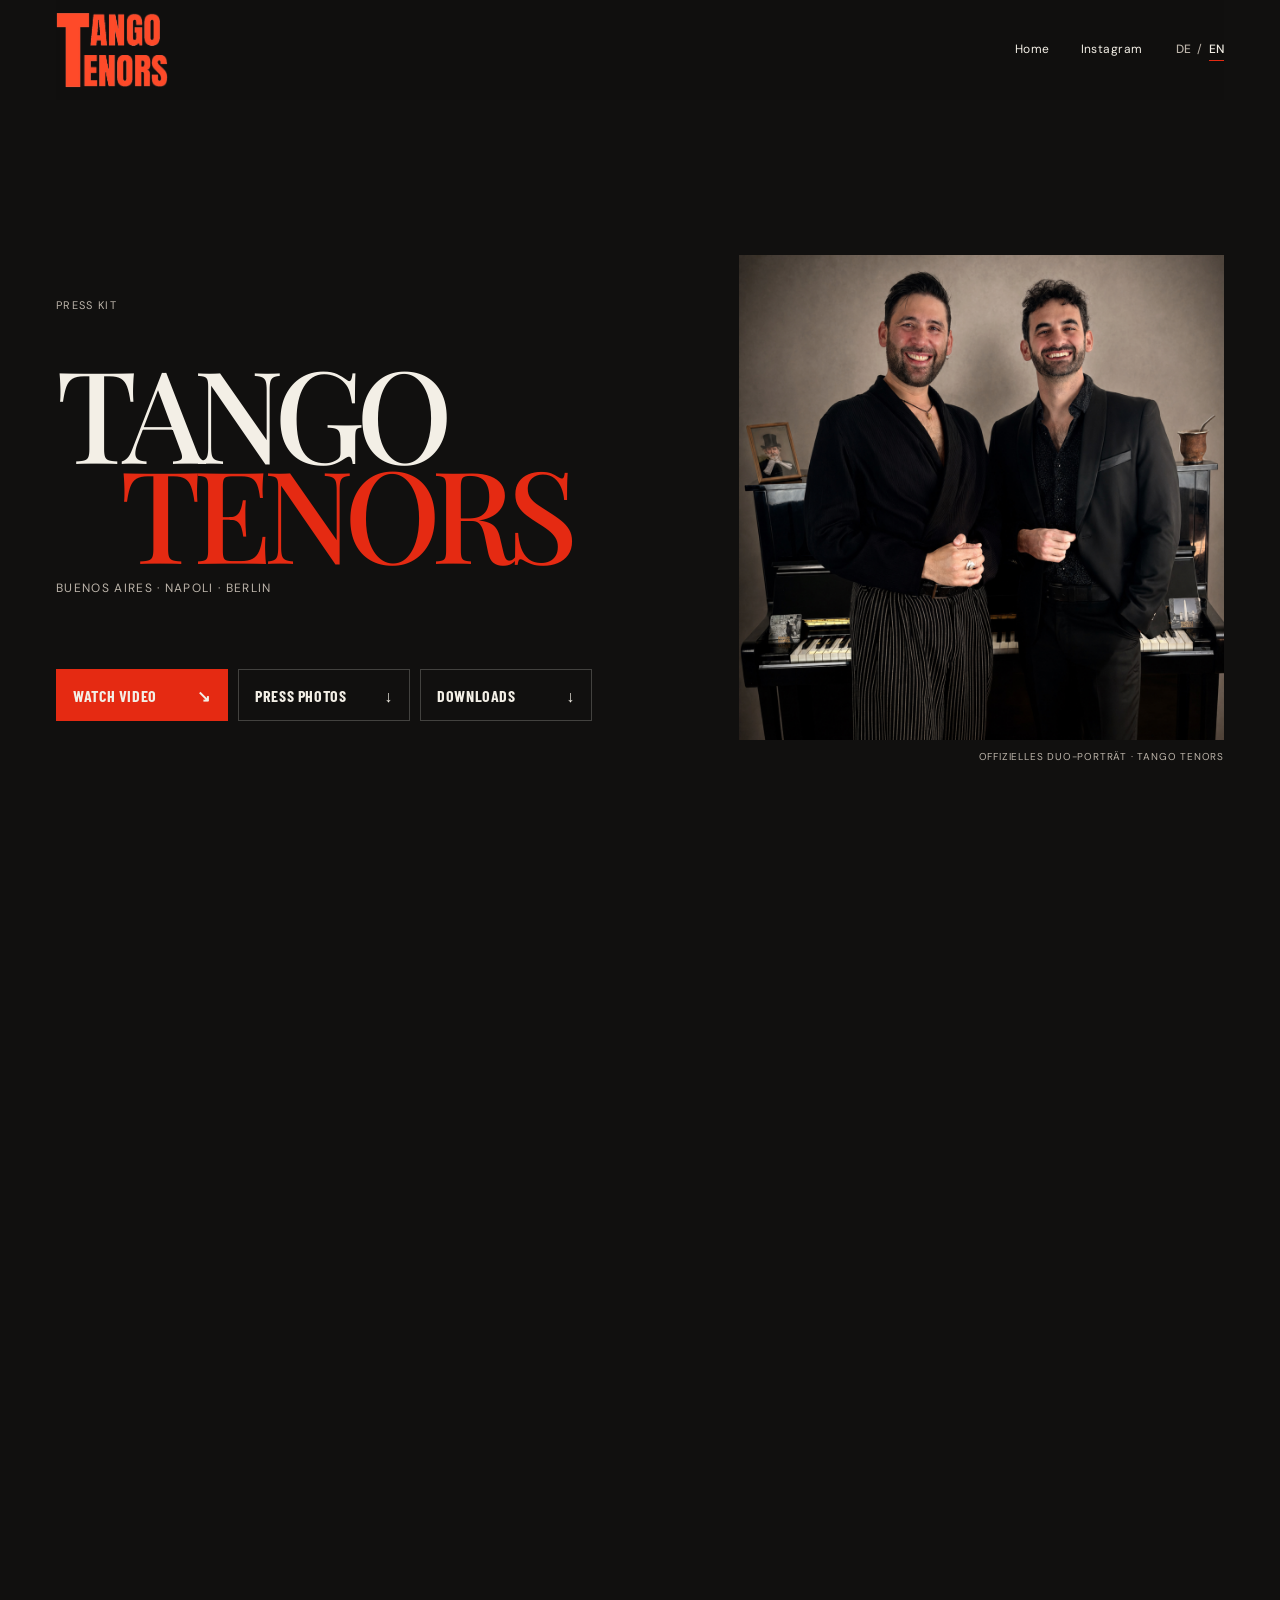
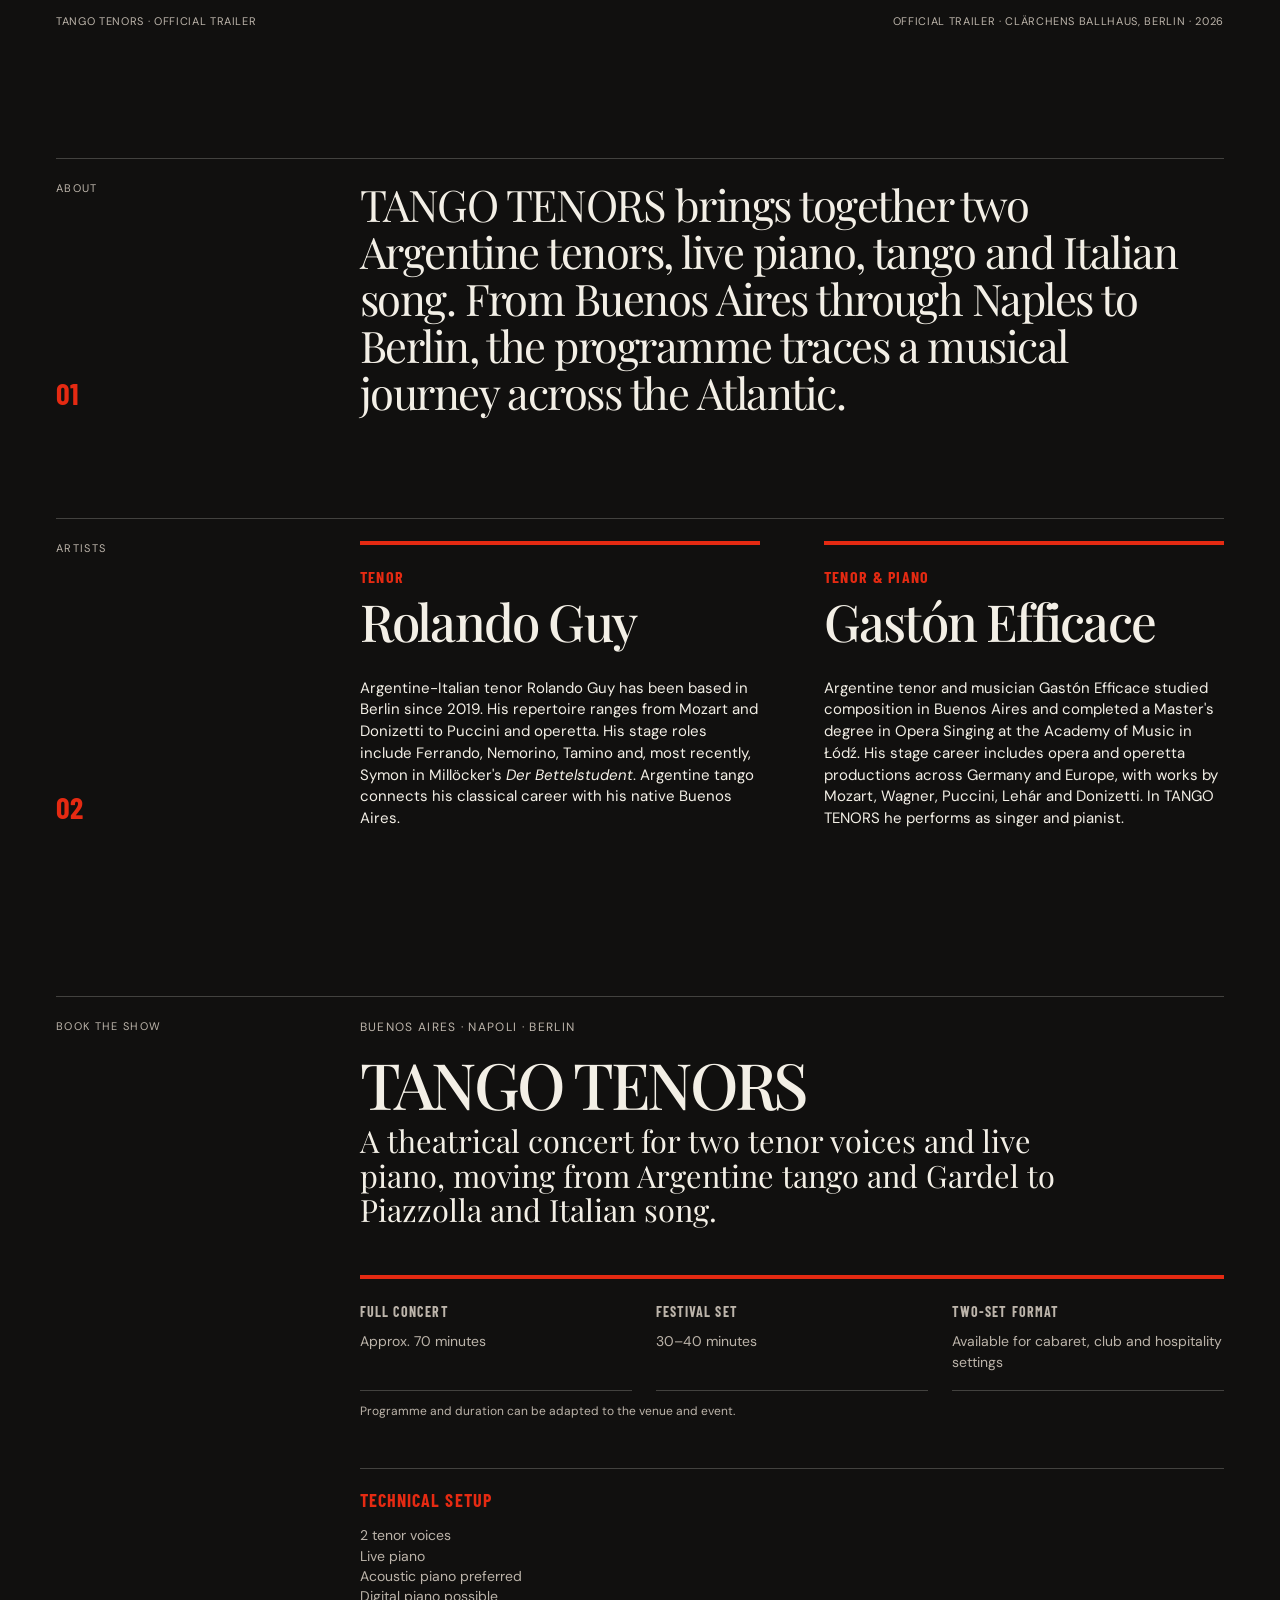
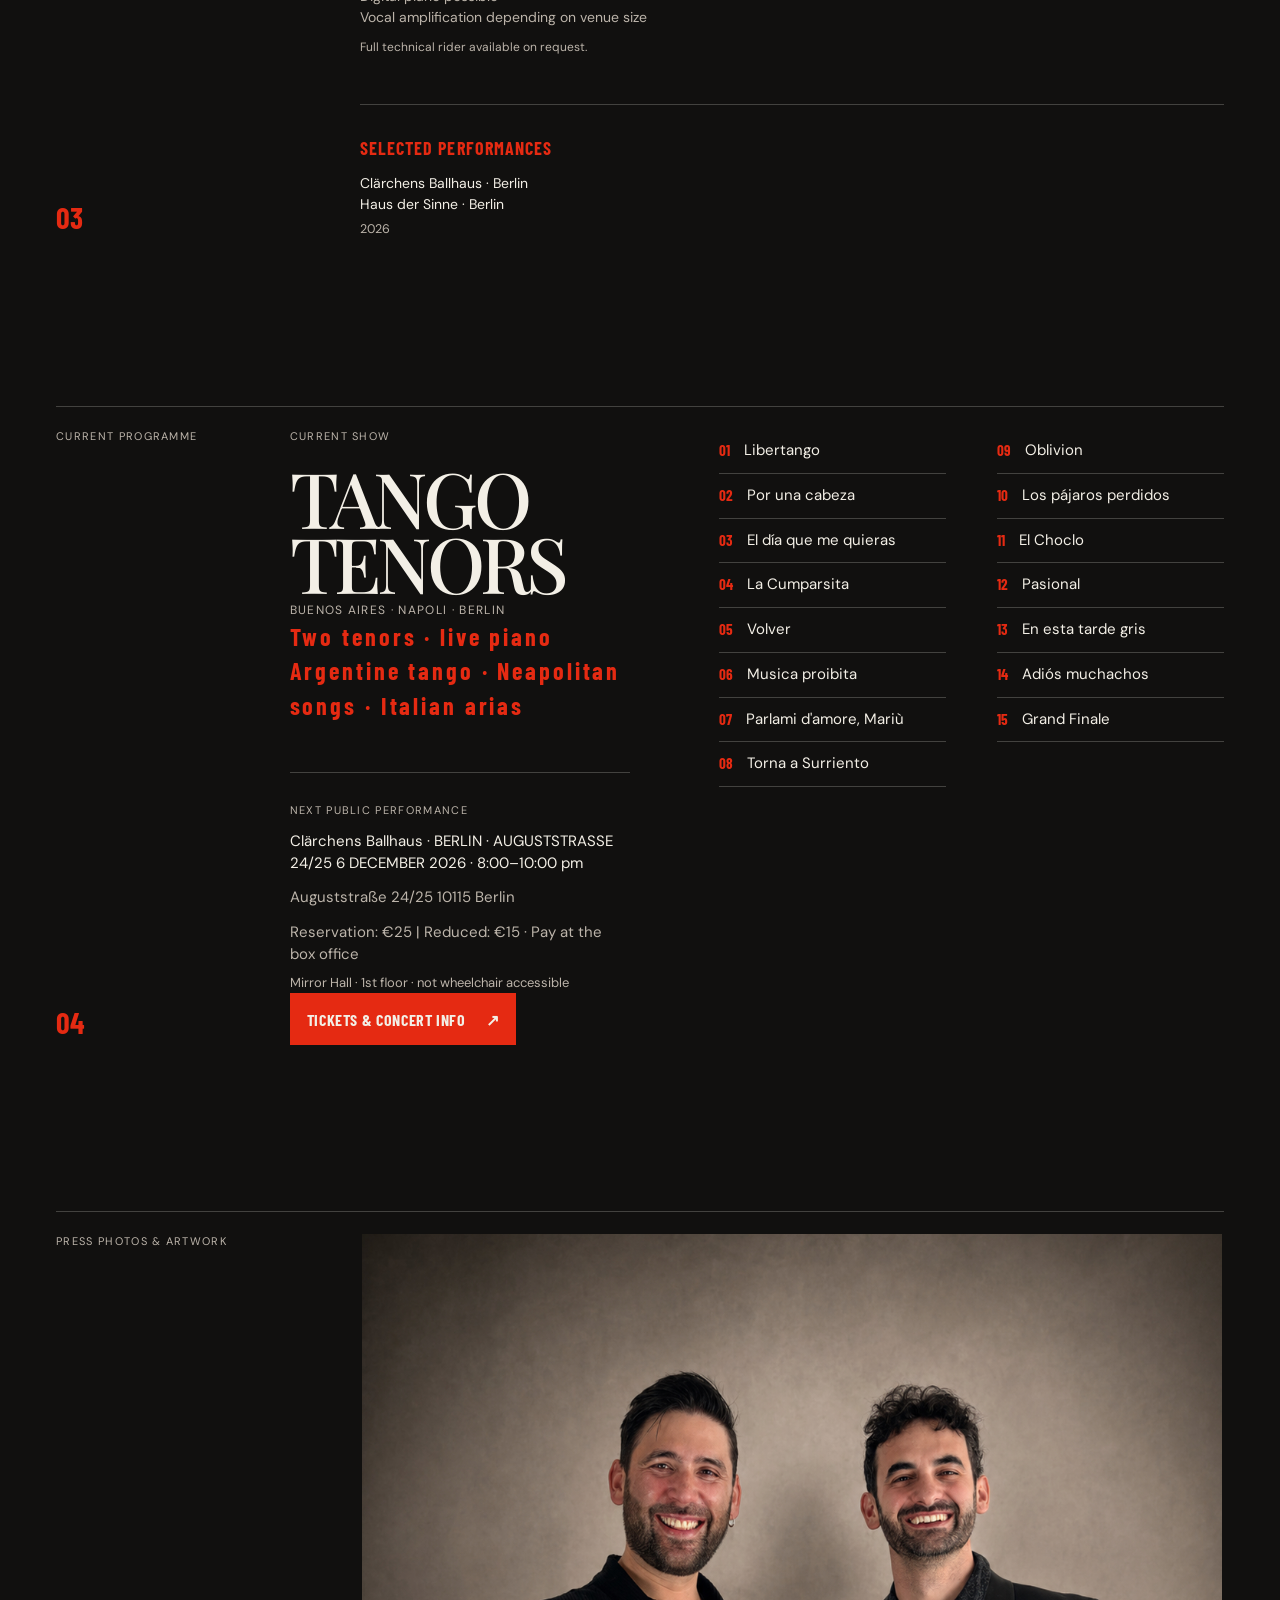
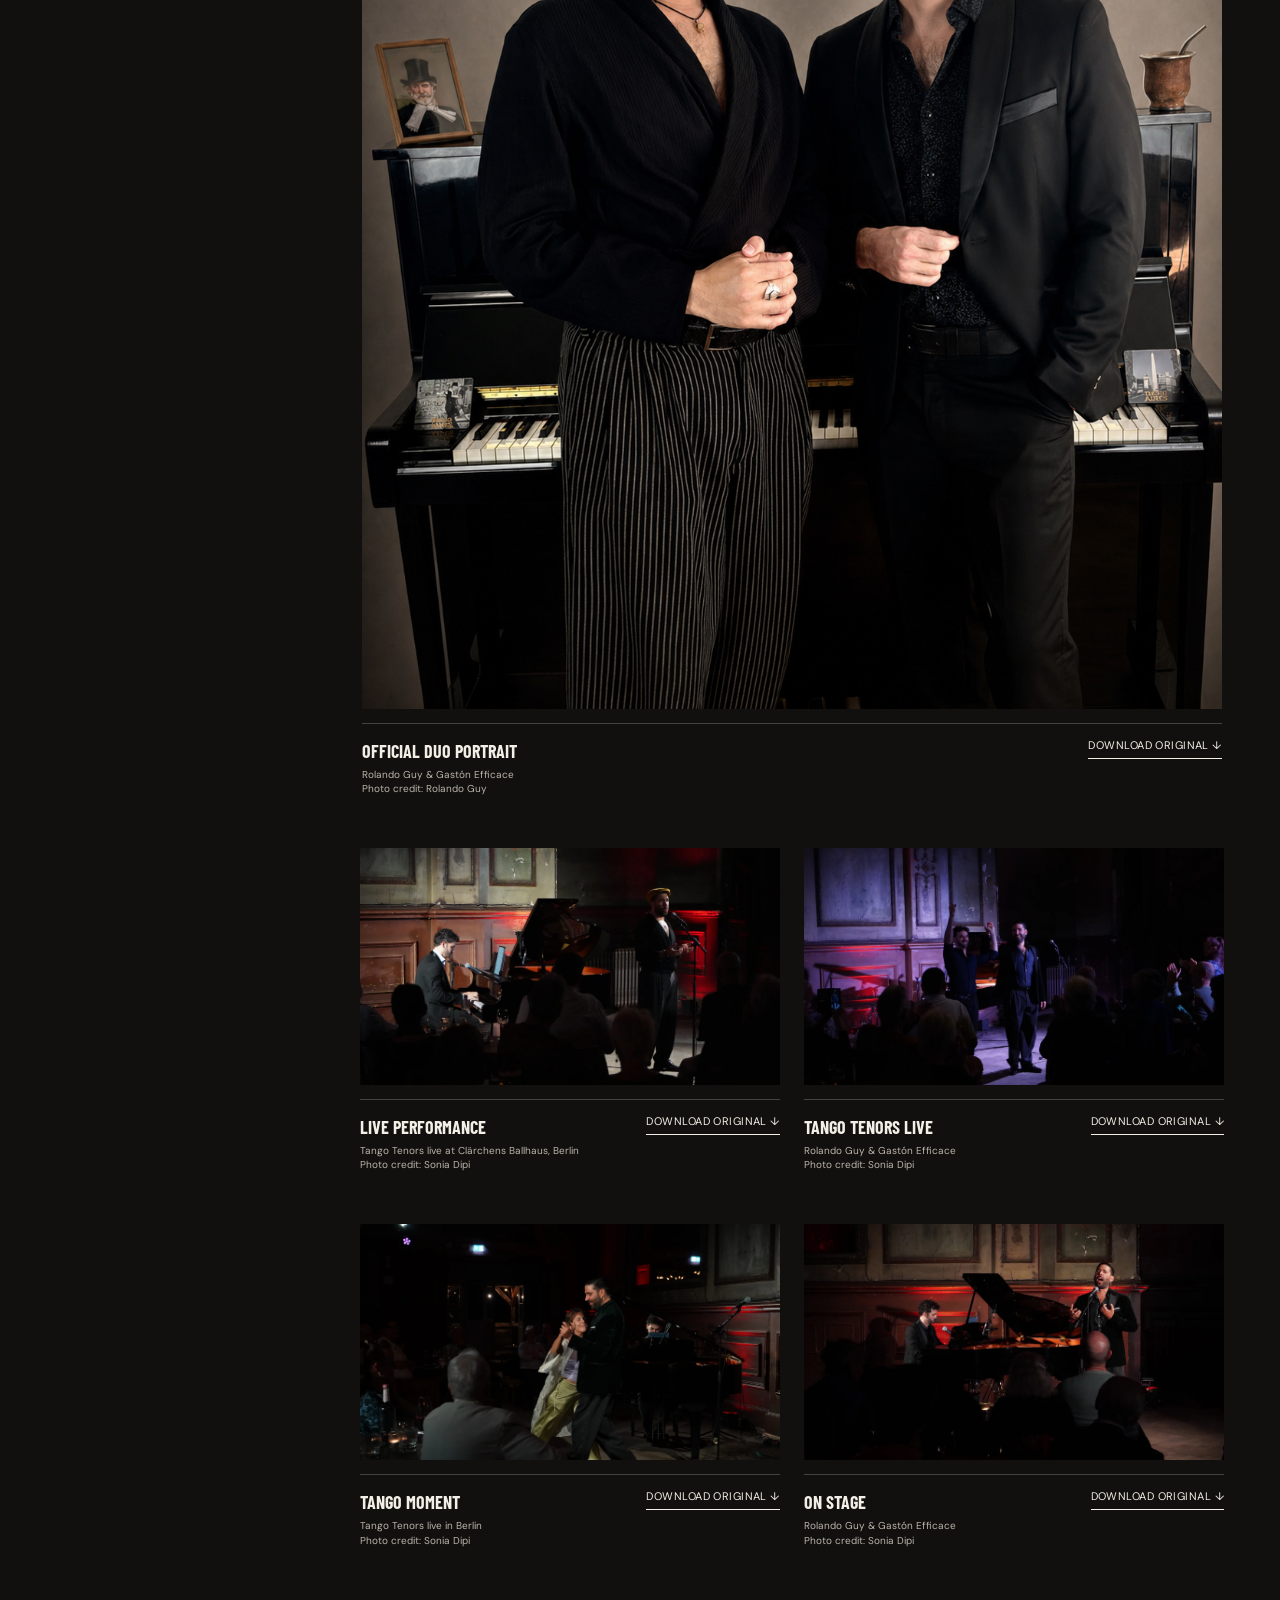
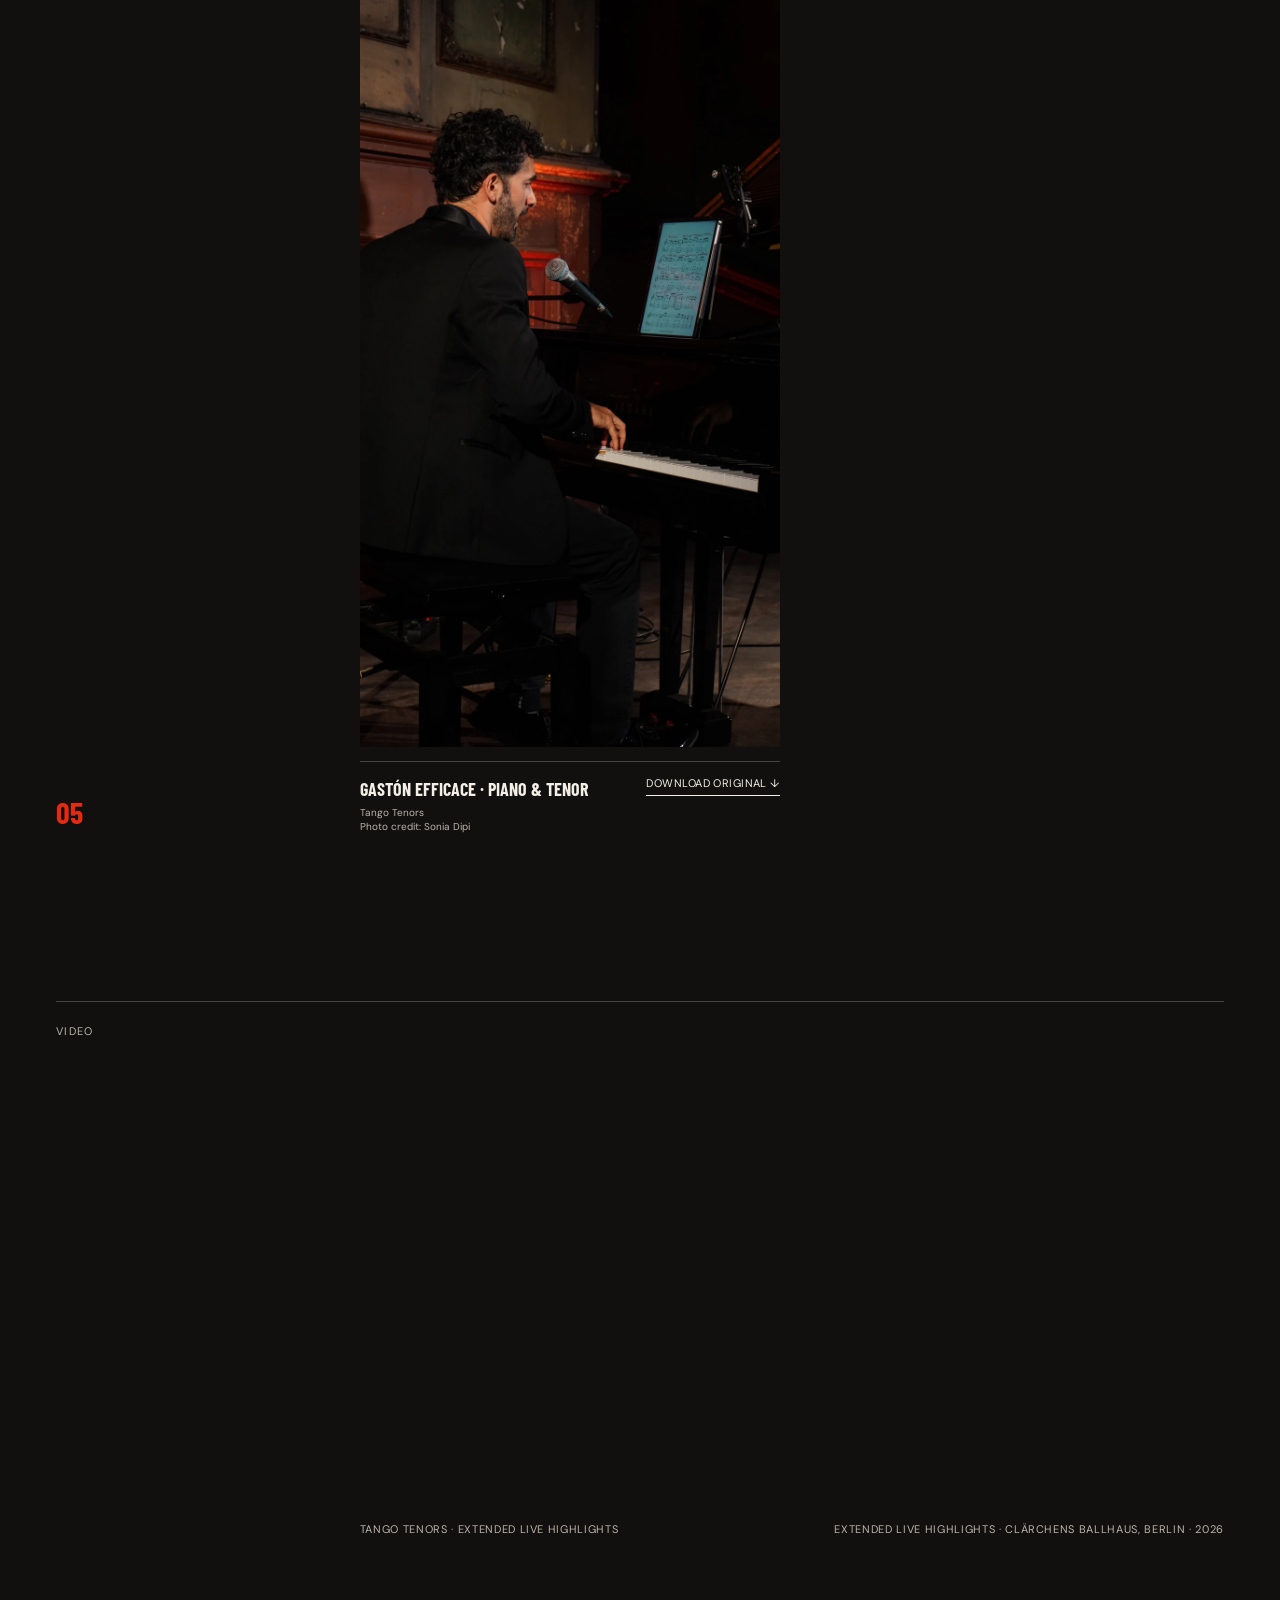
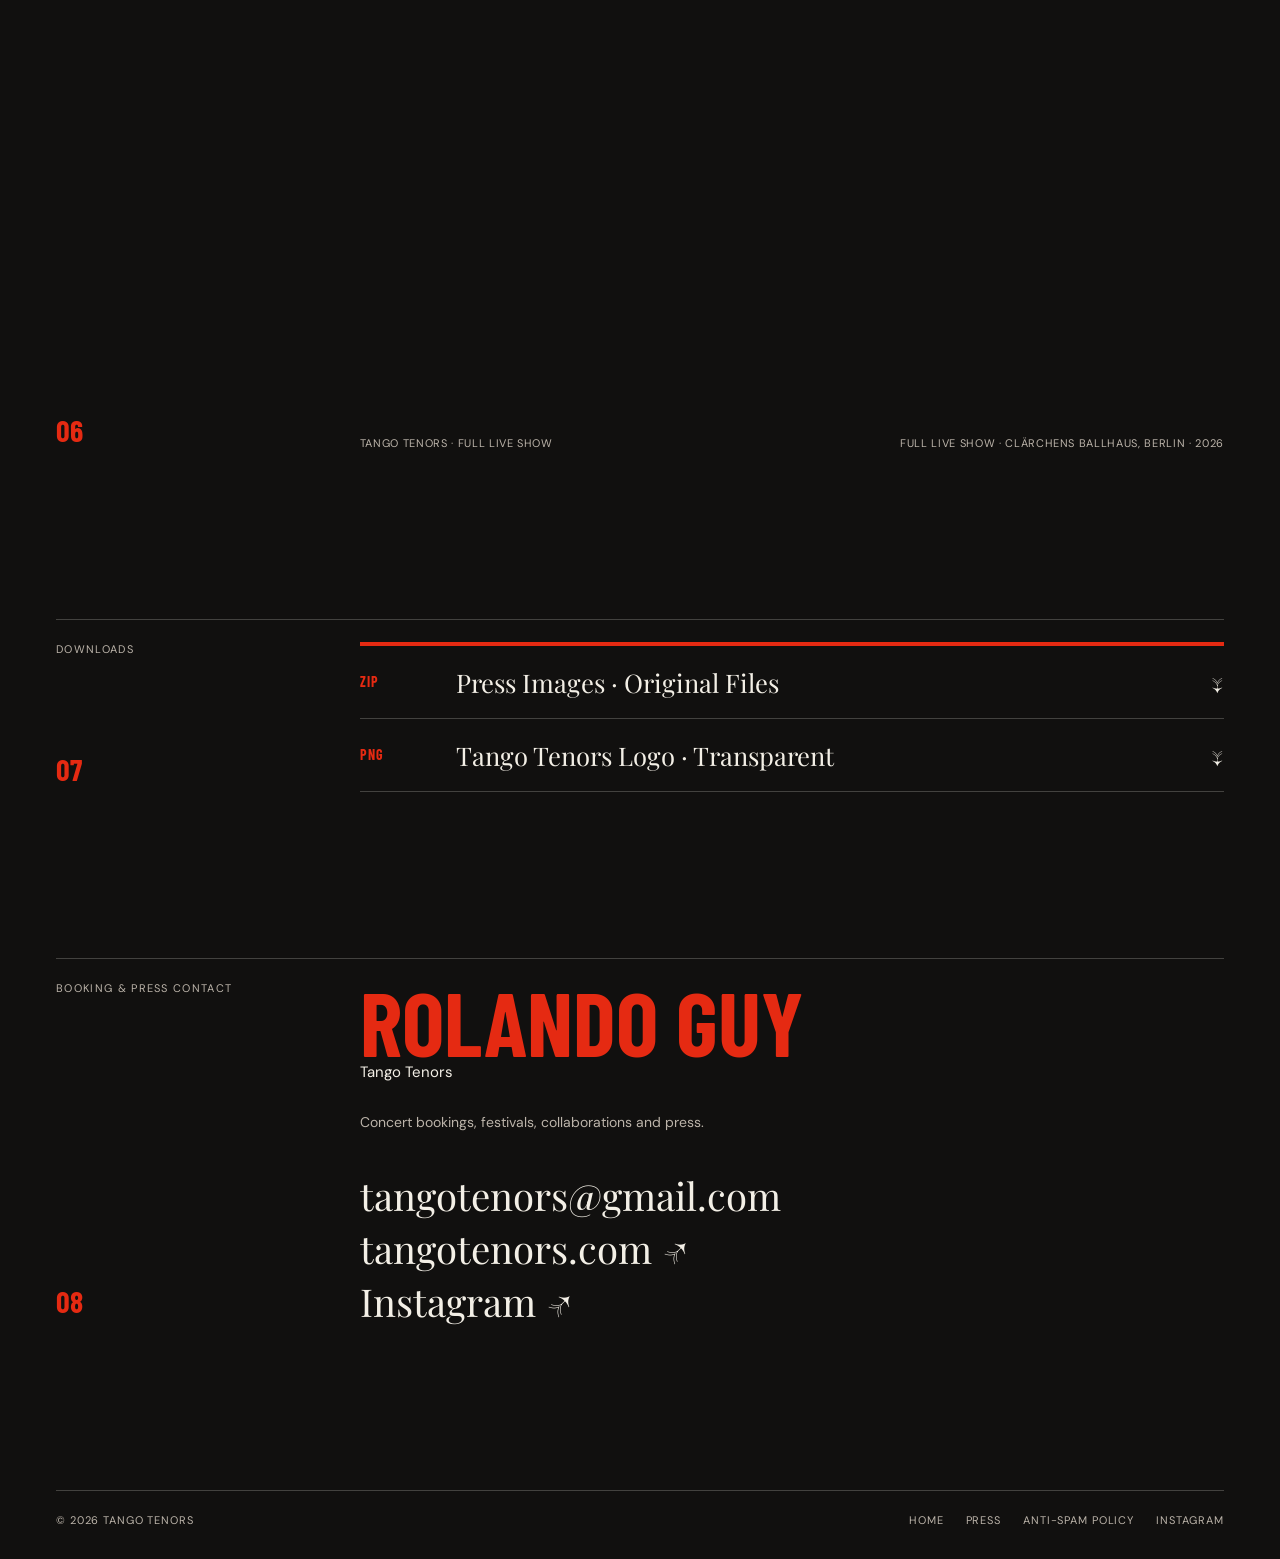
<file: press/index.html>
<!doctype html>
<html lang="de" data-lang="de">
  <head>
    <meta charset="UTF-8" />
    <meta name="viewport" content="width=device-width, initial-scale=1" />
    <link rel="icon" type="image/png" href="../assets/favicon-tt.png" />
    <meta name="description" content="Official press kit for Tango Tenors. Download press photos, artist biographies, programme information and video material." />
    <link rel="canonical" href="https://tangotenors.com/press/" />
    <meta property="og:title" content="Tango Tenors Press Kit | Photos, Bios, Videos &amp; Press Material" />
    <meta property="og:description" content="Offizielles Pressekit von Tango Tenors mit Pressefotos, Künstlerbiografien, Programminformationen und Videomaterial." />
    <meta property="og:type" content="website" />
    <meta property="og:url" content="https://tangotenors.com/press/" />
    <meta property="og:image" content="https://tangotenors.com/assets/og.image.jpg" />
    <meta property="og:image:alt" content="Rolando Guy and Gastón Efficace of Tango Tenors at the piano" />
    <meta name="twitter:card" content="summary_large_image" />
    <meta name="twitter:title" content="Tango Tenors Press Kit | Photos, Bios, Videos &amp; Press Material" />
    <meta name="twitter:description" content="Official press kit for Tango Tenors with press photos, artist biographies, programme information and video material." />
    <meta name="twitter:image" content="https://tangotenors.com/assets/og.image.jpg" />
    <title>Tango Tenors Press Kit | Photos, Bios, Videos &amp; Press Material</title>
    <link rel="preconnect" href="https://fonts.googleapis.com" />
    <link rel="preconnect" href="https://fonts.gstatic.com" crossorigin />
    <link href="https://fonts.googleapis.com/css2?family=Barlow+Condensed:wght@600;700;800&amp;family=DM+Sans:wght@400;500&amp;family=Playfair+Display:wght@500;600&amp;display=swap" rel="stylesheet" />
    <link rel="stylesheet" href="../styles-v2.css?v=3" />
    <link rel="stylesheet" href="press.css?v=2" />
    <script>
      try {
        const saved = localStorage.getItem("tt-language");
        const preferred = saved || (navigator.language.toLowerCase().startsWith("de") ? "de" : "en");
        document.documentElement.dataset.lang = preferred;
        document.documentElement.lang = preferred;
      } catch (error) {}
    </script>
  </head>
  <body class="press-page">
    <header class="site-header shell press-header">
      <a class="wordmark" href="/" aria-label="Tango Tenors home"><img src="../assets/tango-tenors-logo-transparent.png?v=2" alt="Tango Tenors" /></a>
      <nav aria-label="Primary navigation">
        <a href="/">
          <span class="lang lang-de">Start</span><span class="lang lang-en">Home</span>
        </a>
        <a href="https://instagram.com/tangotenors" target="_blank" rel="noreferrer">Instagram</a>
        <div class="language-switch" aria-label="Language">
          <button type="button" data-lang-toggle="de" aria-pressed="true">DE</button>
          <span aria-hidden="true">/</span>
          <button type="button" data-lang-toggle="en" aria-pressed="false">EN</button>
        </div>
      </nav>
    </header>

    <main>
      <section class="press-hero shell" aria-labelledby="press-title">
        <div class="press-hero-copy">
          <p class="eyebrow">PRESS KIT</p>
          <h1 id="press-title">TANGO<br /><span>TENORS</span></h1>
          <p class="press-route">Buenos Aires · Napoli · Berlin</p>
          <div class="press-actions" aria-label="Press kit shortcuts">
            <a class="press-button press-button-primary" href="#official-trailer">
              <span class="lang lang-de">Video ansehen</span><span class="lang lang-en">Watch Video</span>
              <span aria-hidden="true">↘</span>
            </a>
            <a class="press-button" href="#press-photos">
              <span class="lang lang-de">Pressefotos</span><span class="lang lang-en">Press Photos</span>
              <span aria-hidden="true">↓</span>
            </a>
            <a class="press-button" href="#downloads">
              <span>Downloads</span><span aria-hidden="true">↓</span>
            </a>
          </div>
        </div>
        <figure class="press-hero-image">
          <img src="../assets/tango-tenors-duo-clean.jpg" alt="Official Tango Tenors duo portrait in front of a piano" />
          <figcaption>Offizielles Duo-Porträt · Tango Tenors</figcaption>
        </figure>
      </section>

      <section class="press-trailer shell" id="official-trailer" aria-labelledby="official-trailer-title">
        <div class="section-content">
          <div class="video-frame press-video">
            <iframe src="https://www.youtube.com/embed/RCSZq-xnKAQ?enablejsapi=1&amp;origin=https%3A%2F%2Ftangotenors.com" title="Tango Tenors official press trailer at Clärchens Ballhaus, Berlin, 2026" loading="lazy" allow="accelerometer; autoplay; clipboard-write; encrypted-media; gyroscope; picture-in-picture; web-share" referrerpolicy="strict-origin-when-cross-origin" allowfullscreen></iframe>
          </div>
          <p class="video-caption" id="official-trailer-title"><span>TANGO TENORS · OFFICIAL TRAILER</span><span>OFFICIAL TRAILER · CLÄRCHENS BALLHAUS, BERLIN · 2026</span></p>
        </div>
      </section>

      <section class="press-section shell press-about" id="about" aria-labelledby="about-title">
        <div class="section-label">
          <p class="eyebrow" id="about-title"><span class="lang lang-de">PRESSETEXT</span><span class="lang lang-en">ABOUT</span></p>
          <span class="section-number">01</span>
        </div>
        <div class="section-content">
          <p class="press-statement lang lang-de">TANGO TENORS verbindet zwei argentinische Tenöre, Live-Klavier, Tango und italienisches Lied. Von Buenos Aires über Neapel bis Berlin folgt das Programm einer musikalischen Reise über den Atlantik.</p>
          <p class="press-statement lang lang-en">TANGO TENORS brings together two Argentine tenors, live piano, tango and Italian song. From Buenos Aires through Naples to Berlin, the programme traces a musical journey across the Atlantic.</p>
        </div>
      </section>

      <section class="press-section shell" id="artists" aria-labelledby="artists-title">
        <div class="section-label">
          <p class="eyebrow" id="artists-title"><span class="lang lang-de">DIE KÜNSTLER</span><span class="lang lang-en">ARTISTS</span></p>
          <span class="section-number">02</span>
        </div>
        <div class="section-content artist-grid">
          <article class="artist-card">
            <p class="artist-role">TENOR</p>
            <h2>Rolando Guy</h2>
            <p class="lang lang-de">Der argentinisch-italienische Tenor Rolando Guy lebt seit 2019 in Berlin. Sein Repertoire reicht von Mozart und Donizetti bis Puccini und zur Operette. Zu seinen Bühnenrollen zählen Ferrando, Nemorino, Tamino und zuletzt Symon in Millöckers <cite>Der Bettelstudent</cite>. Der argentinische Tango verbindet seine klassische Laufbahn mit seiner Heimat Buenos Aires.</p>
            <p class="lang lang-en">Argentine-Italian tenor Rolando Guy has been based in Berlin since 2019. His repertoire ranges from Mozart and Donizetti to Puccini and operetta. His stage roles include Ferrando, Nemorino, Tamino and, most recently, Symon in Millöcker's <cite>Der Bettelstudent</cite>. Argentine tango connects his classical career with his native Buenos Aires.</p>
          </article>
          <article class="artist-card">
            <p class="artist-role">TENOR &amp; PIANO</p>
            <h2>Gastón Efficace</h2>
            <p class="lang lang-de">Der argentinische Tenor und Musiker Gastón Efficace studierte Komposition in Buenos Aires und absolvierte einen Master in Operngesang an der Musikakademie Łódź. Seine Bühnenlaufbahn umfasst Opern- und Operettenproduktionen in Deutschland und Europa mit Werken von Mozart, Wagner, Puccini, Lehár und Donizetti. Bei TANGO TENORS ist er Sänger und Pianist.</p>
            <p class="lang lang-en">Argentine tenor and musician Gastón Efficace studied composition in Buenos Aires and completed a Master's degree in Opera Singing at the Academy of Music in Łódź. His stage career includes opera and operetta productions across Germany and Europe, with works by Mozart, Wagner, Puccini, Lehár and Donizetti. In TANGO TENORS he performs as singer and pianist.</p>
          </article>
        </div>
      </section>

      <section class="press-section shell booking-section" id="book-the-show" aria-labelledby="booking-title">
        <div class="section-label">
          <p class="eyebrow" id="booking-title"><span class="lang lang-de">DAS KONZERT BUCHEN</span><span class="lang lang-en">BOOK THE SHOW</span></p>
          <span class="section-number">03</span>
        </div>
        <div class="section-content">
          <p class="press-route">Buenos Aires · Napoli · Berlin</p>
          <h2 class="booking-title">TANGO TENORS</h2>
          <p class="booking-intro lang lang-de">Ein theatralisches Konzert für zwei Tenorstimmen und Live-Klavier, von argentinischem Tango und Gardel über Piazzolla bis zum italienischen Lied.</p>
          <p class="booking-intro lang lang-en">A theatrical concert for two tenor voices and live piano, moving from Argentine tango and Gardel to Piazzolla and Italian song.</p>
          <div class="booking-formats">
            <div><strong><span class="lang lang-de">KOMPLETTES KONZERT</span><span class="lang lang-en">FULL CONCERT</span></strong><span class="lang lang-de">ca. 70 Minuten</span><span class="lang lang-en">Approx. 70 minutes</span></div>
            <div><strong><span class="lang lang-de">FESTIVAL-SET</span><span class="lang lang-en">FESTIVAL SET</span></strong><span>30–40 <span class="lang lang-de">Minuten</span><span class="lang lang-en">minutes</span></span></div>
            <div><strong><span class="lang lang-de">ZWEI-SET-FORMAT</span><span class="lang lang-en">TWO-SET FORMAT</span></strong><span class="lang lang-de">Für Cabaret-, Club- und Hospitality-Formate</span><span class="lang lang-en">Available for cabaret, club and hospitality settings</span></div>
          </div>
          <p class="booking-note lang lang-de">Programm und Dauer können an Raum und Veranstaltung angepasst werden.</p><p class="booking-note lang lang-en">Programme and duration can be adapted to the venue and event.</p>
          <div class="technical-block"><p class="eyebrow"><span class="lang lang-de">TECHNISCHES SETUP</span><span class="lang lang-en">TECHNICAL SETUP</span></p><p class="technical-list lang lang-de">2 Tenorstimmen<br />Live-Klavier<br />Akustisches Klavier bevorzugt<br />Digitalpiano möglich<br />Gesangsverstärkung je nach Raumgröße</p><p class="technical-list lang lang-en">2 tenor voices<br />Live piano<br />Acoustic piano preferred<br />Digital piano possible<br />Vocal amplification depending on venue size</p><p class="booking-note"><span class="lang lang-de">Vollständiger technischer Rider auf Anfrage.</span><span class="lang lang-en">Full technical rider available on request.</span></p></div>
          <div class="performances-block"><p class="eyebrow"><span class="lang lang-de">AUSGEWÄHLTE AUFTRITTE</span><span class="lang lang-en">SELECTED PERFORMANCES</span></p><p>Clärchens Ballhaus · Berlin<br />Haus der Sinne · Berlin</p><small>2026</small></div>
        </div>
      </section>

      <section class="press-section shell programme-section" id="programme" aria-labelledby="programme-title">
        <div class="section-label">
          <p class="eyebrow" id="programme-title"><span class="lang lang-de">AKTUELLES PROGRAMM</span><span class="lang lang-en">CURRENT PROGRAMME</span></p>
          <span class="section-number">04</span>
        </div>
        <div class="section-content programme-layout">
          <div class="programme-intro">
            <p class="eyebrow"><span class="lang lang-de">AKTUELLES PROGRAMM</span><span class="lang lang-en">CURRENT SHOW</span></p>
            <h2>TANGO TENORS</h2><p class="press-route">Buenos Aires · Napoli · Berlin</p>
            <p class="event-place"><span class="lang lang-de">Zwei Tenöre · Live-Klavier<br />Argentinischer Tango · neapolitanische Lieder · italienische Arien</span><span class="lang lang-en">Two tenors · live piano<br />Argentine tango · Neapolitan songs · Italian arias</span></p>
            <div class="next-performance" id="press-next-performance"><p class="eyebrow"><span class="lang lang-de press-next-label">NÄCHSTER ÖFFENTLICHER TERMIN</span><span class="lang lang-en press-next-label">NEXT PUBLIC PERFORMANCE</span></p><p id="press-event-line"></p><p class="event-address" id="press-event-address" hidden></p><p class="event-tickets" id="press-event-tickets" hidden></p><p class="event-venue-note" hidden></p></div>
            <a class="press-button press-button-primary" id="press-event-ticket-link" hidden>
              <span class="lang lang-de press-ticket-label">Tickets &amp; Konzertinfo</span><span class="lang lang-en press-ticket-label">Tickets &amp; Concert Info</span>
              <span aria-hidden="true">↗</span>
            </a>
          </div>
          <ol class="programme-list">
            <li><span>Libertango</span></li>
            <li><span>Por una cabeza</span></li>
            <li><span>El día que me quieras</span></li>
            <li><span>La Cumparsita</span></li>
            <li><span>Volver</span></li>
            <li><span>Musica proibita</span></li>
            <li><span>Parlami d'amore, Mariù</span></li>
            <li><span>Torna a Surriento</span></li>
            <li><span>Oblivion</span></li>
            <li><span>Los pájaros perdidos</span></li>
            <li><span>El Choclo</span></li>
            <li><span>Pasional</span></li>
            <li><span>En esta tarde gris</span></li>
            <li><span>Adiós muchachos</span></li>
            <li><span>Grand Finale</span></li>
          </ol>
        </div>
      </section>

      <section class="press-section shell" id="press-photos" aria-labelledby="photos-title">
        <div class="section-label">
          <p class="eyebrow" id="photos-title"><span class="lang lang-de">PRESSEFOTOS &amp; ARTWORK</span><span class="lang lang-en">PRESS PHOTOS &amp; ARTWORK</span></p>
          <span class="section-number">05</span>
        </div>
        <div class="section-content">
          <div class="photo-grid">
            <article class="photo-card photo-card-featured">
              <a href="../assets/tango-tenors-duo-clean.jpg" download aria-label="Download official Tango Tenors duo portrait">
                <img src="../assets/tango-tenors-duo-clean.jpg" alt="Official Tango Tenors duo portrait in front of a piano" />
              </a>
              <div class="photo-meta"><div><strong><span class="lang lang-de">Offizielles Duo-Porträt</span><span class="lang lang-en">Official Duo Portrait</span></strong><small>Rolando Guy &amp; Gastón Efficace<br />Photo credit: Rolando Guy</small></div><a class="download-link" href="../assets/tango-tenors-duo-clean.jpg" download><span class="lang lang-de">Original herunterladen ↓</span><span class="lang lang-en">Download original ↓</span></a></div>
            </article>
            <article class="photo-card"><a href="../assets/live/DSC03087-1800.webp" download><img src="../assets/live/DSC03087-1800.webp" alt="Tango Tenors live at Clärchens Ballhaus, Berlin" loading="lazy" /></a><div class="photo-meta"><div><strong><span class="lang lang-de">Live-Auftritt</span><span class="lang lang-en">Live Performance</span></strong><small>Tango Tenors live at Clärchens Ballhaus, Berlin<br />Photo credit: Sonia Dipi</small></div><a class="download-link" href="../assets/live/DSC03087-1800.webp" download><span class="lang lang-de">Original herunterladen ↓</span><span class="lang lang-en">Download original ↓</span></a></div></article>
            <article class="photo-card"><a href="../assets/live/DSC03312-1800.webp" download><img src="../assets/live/DSC03312-1800.webp" alt="Tango Tenors live performance" loading="lazy" /></a><div class="photo-meta"><div><strong><span class="lang lang-de">Tango Tenors Live</span><span class="lang lang-en">Tango Tenors Live</span></strong><small>Rolando Guy &amp; Gastón Efficace<br />Photo credit: Sonia Dipi</small></div><a class="download-link" href="../assets/live/DSC03312-1800.webp" download><span class="lang lang-de">Original herunterladen ↓</span><span class="lang lang-en">Download original ↓</span></a></div></article>
            <article class="photo-card"><a href="../assets/live/DSC03194-1800.webp" download><img src="../assets/live/DSC03194-1800.webp" alt="Tango Tenors live in Berlin" loading="lazy" /></a><div class="photo-meta"><div><strong><span class="lang lang-de">Tango-Moment</span><span class="lang lang-en">Tango Moment</span></strong><small>Tango Tenors live in Berlin<br />Photo credit: Sonia Dipi</small></div><a class="download-link" href="../assets/live/DSC03194-1800.webp" download><span class="lang lang-de">Original herunterladen ↓</span><span class="lang lang-en">Download original ↓</span></a></div></article>
            <article class="photo-card"><a href="../assets/live/DSC03245-1800.webp" download><img src="../assets/live/DSC03245-1800.webp" alt="Rolando Guy and Gastón Efficace on stage" loading="lazy" /></a><div class="photo-meta"><div><strong><span class="lang lang-de">Auf der Bühne</span><span class="lang lang-en">On Stage</span></strong><small>Rolando Guy &amp; Gastón Efficace<br />Photo credit: Sonia Dipi</small></div><a class="download-link" href="../assets/live/DSC03245-1800.webp" download><span class="lang lang-de">Original herunterladen ↓</span><span class="lang lang-en">Download original ↓</span></a></div></article>
            <article class="photo-card"><a href="../assets/live/DSC03287-1800.webp" download><img src="../assets/live/DSC03287-1800.webp" alt="Gastón Efficace at piano and microphone" loading="lazy" /></a><div class="photo-meta"><div><strong>Gastón Efficace · Piano &amp; Tenor</strong><small>Tango Tenors<br />Photo credit: Sonia Dipi</small></div><a class="download-link" href="../assets/live/DSC03287-1800.webp" download><span class="lang lang-de">Original herunterladen ↓</span><span class="lang lang-en">Download original ↓</span></a></div></article>
          </div>
        </div>
      </section>

      <section class="press-section shell" id="video" aria-labelledby="video-title">
        <div class="section-label">
          <p class="eyebrow" id="video-title">VIDEO</p>
          <span class="section-number">06</span>
        </div>
        <div class="section-content">
          <div class="video-frame press-video">
          <iframe src="https://www.youtube.com/embed/taSNRJL7a0I?enablejsapi=1&amp;origin=https%3A%2F%2Ftangotenors.com" title="Tango Tenors extended live highlights at Clärchens Ballhaus, Berlin, 2026" loading="lazy" allow="accelerometer; autoplay; clipboard-write; encrypted-media; gyroscope; picture-in-picture; web-share" referrerpolicy="strict-origin-when-cross-origin" allowfullscreen></iframe>
          </div>
          <p class="video-caption"><span>TANGO TENORS · EXTENDED LIVE HIGHLIGHTS</span><span>EXTENDED LIVE HIGHLIGHTS · CLÄRCHENS BALLHAUS, BERLIN · 2026</span></p>
          <div class="video-frame press-video">
          <iframe src="https://www.youtube.com/embed/Pry3ndqGWl0?enablejsapi=1&amp;origin=https%3A%2F%2Ftangotenors.com" title="Tango Tenors full live show at Clärchens Ballhaus, Berlin, 2026" loading="lazy" allow="accelerometer; autoplay; clipboard-write; encrypted-media; gyroscope; picture-in-picture; web-share" referrerpolicy="strict-origin-when-cross-origin" allowfullscreen></iframe>
          </div>
          <p class="video-caption"><span>TANGO TENORS · FULL LIVE SHOW</span><span>FULL LIVE SHOW · CLÄRCHENS BALLHAUS, BERLIN · 2026</span></p>
        </div>
      </section>

      <section class="press-section shell" id="downloads" aria-labelledby="downloads-title">
        <div class="section-label">
          <p class="eyebrow" id="downloads-title">DOWNLOADS</p>
          <span class="section-number">07</span>
        </div>
        <div class="section-content download-list">
          <a href="../assets/press/tango-tenors-press-images.zip" download>
            <span class="download-type">ZIP</span>
            <span class="lang lang-de">Pressebilder · Originaldateien</span><span class="lang lang-en">Press Images · Original Files</span>
            <span aria-hidden="true">↓</span>
          </a>
          <a href="../assets/tango-tenors-logo-transparent.png?v=2" download>
            <span class="download-type">PNG</span>
            <span>Tango Tenors Logo · Transparent</span>
            <span aria-hidden="true">↓</span>
          </a>
        </div>
      </section>

      <section class="press-section shell press-contact" id="contact" aria-labelledby="contact-title">
        <div class="section-label">
          <p class="eyebrow" id="contact-title"><span class="lang lang-de">BOOKING &amp; PRESSEKONTAKT</span><span class="lang lang-en">BOOKING &amp; PRESS CONTACT</span></p>
          <span class="section-number">08</span>
        </div>
        <div class="section-content contact-card">
          <p class="contact-name">Rolando Guy</p>
          <p>Tango Tenors</p>
          <p class="contact-purpose lang lang-de">Konzertbuchungen, Festivals, Kooperationen und Presse.</p><p class="contact-purpose lang lang-en">Concert bookings, festivals, collaborations and press.</p>
          <div class="contact-details">
            <a href="mailto:tangotenors@gmail.com">tangotenors@gmail.com</a>
            <a href="https://tangotenors.com/">tangotenors.com <span aria-hidden="true">↗</span></a>
            <a href="https://instagram.com/tangotenors" target="_blank" rel="noreferrer">Instagram <span aria-hidden="true">↗</span></a>
          </div>
        </div>
      </section>
    </main>

    <footer class="site-footer shell press-footer">
      <p>© 2026 Tango Tenors</p>
      <div><a href="/">Home</a><a href="/press/">Press</a><a href="/anti-spam/">Anti-Spam Policy</a><a href="https://instagram.com/tangotenors" target="_blank" rel="noreferrer">Instagram</a></div>
    </footer>
    <script src="/assets/events-v2.js?v=4"></script>
    <script src="/assets/concert-calendar.js?v=2"></script>
    <script src="press.js?v=2"></script>
    <script src="/assets/site-v2.js?v=6"></script>
    <script defer src="https://cloud.umami.is/script.js" data-website-id="e11b9734-0ce4-437f-9506-48ca1f1b64d3"></script>
    <script defer src="/assets/analytics.js?v=1"></script>
  </body>
</html>
</file>
<file: styles-v2.css>
:root { --paper:#11100f; --ink:#f3efe6; --light:#f3efe6; --muted:#bcb4aa; --accent:#e52a12; --line:rgba(243,239,230,.22); }
* { box-sizing:border-box; }
html { scroll-behavior:smooth; }
html { scroll-padding-top:88px; }
body { margin:0; background:var(--paper); color:var(--ink); font-family:"DM Sans", sans-serif; font-size:15px; line-height:1.45; }
a { color:inherit; text-decoration:none; }
a:hover { color:var(--accent); }
:focus-visible { outline:2px solid var(--accent); outline-offset:5px; }
.shell { width:min(100% - 48px, 1240px); margin-inline:auto; }
.site-header { position:sticky; top:0; z-index:20; display:flex; justify-content:space-between; align-items:center; min-height:72px; padding-block:12px; font-size:12px; letter-spacing:.04em; background:rgba(17,16,15,.96); backdrop-filter:blur(12px); }
.wordmark { display:block; width:84px; line-height:0; }
.wordmark img { display:block; width:100%; height:auto; }
nav { display:flex; align-items:center; gap:clamp(16px, 2.4vw, 34px); }
nav a[aria-current="location"] { color:var(--accent); }
.menu-toggle { display:none; }
.hero { min-height:auto; padding:16px 0 clamp(72px, 10vw, 150px); display:flex; flex-direction:column; justify-content:flex-start; }
.hero-title { display:flex; flex-direction:column; align-items:flex-start; gap:.035em; margin:clamp(30px, 5vw, 64px) 0 0; width:max-content; max-width:100%; align-self:flex-start; color:var(--accent); font-family:"Barlow Condensed", Impact, sans-serif; font-size:clamp(112px, 18vw, 236px); font-weight:800; line-height:.75; letter-spacing:-.035em; }
.hero-title span { display:block; white-space:nowrap; padding-right:.08em; }
.eyebrow { margin:0; color:var(--muted); font-size:11px; letter-spacing:.12em; text-transform:uppercase; }
.wordmark-large { margin:clamp(42px, 8vw, 94px) 0 0; width:min(78vw, 930px); line-height:0; }
.wordmark-large img { display:block; width:100%; height:auto; }
.hero-foot { display:flex; justify-content:space-between; align-items:end; gap:24px; max-width:850px; margin-top:54px; }
.hero-foot p { max-width:300px; margin:0; color:var(--muted); }
.hero-concert-cta[hidden] { display:none; }
.hero-concert-cta { display:flex; flex-wrap:wrap; align-items:center; gap:12px 28px; margin-top:32px; padding-top:18px; border-top:1px solid var(--line); }
.hero-concert-cta p { margin:0; color:var(--muted); font-family:"Barlow Condensed", Impact, sans-serif; font-size:clamp(18px, 2vw, 23px); font-weight:700; letter-spacing:.06em; }
.text-link { display:inline-flex; gap:10px; align-items:center; border-bottom:1px solid currentColor; padding-bottom:5px; font-size:13px; }
.text-link span { color:var(--accent); }
.portrait { position:relative; display:grid; grid-template-columns:minmax(0, 32fr) minmax(0, 68fr); align-items:center; gap:clamp(24px, 2.2vw, 32px); padding-block:clamp(32px, 3vw, 44px) clamp(64px, 7vw, 100px); }
.portrait-intro { display:flex; flex-direction:column; align-items:flex-start; gap:clamp(20px, 3vw, 32px); }
.portrait-frame { width:100%; max-width:900px; margin:0; justify-self:end; }
.portrait-frame img { display:block; width:100%; height:auto; margin:0; object-fit:contain; object-position:center; }
.portrait-caption { position:static; margin:0; color:var(--accent); font-family:"Barlow Condensed", Impact, sans-serif; font-size:clamp(30px, 3.4vw, 46px); font-weight:700; line-height:.94; letter-spacing:.02em; }
.video-section { grid-template-columns:minmax(160px, .7fr) minmax(0, 1.7fr); gap:clamp(24px, 4vw, 56px); align-items:start; padding-block:clamp(24px, 3vw, 40px) clamp(40px, 5vw, 60px); }
.video-frame { width:min(100%, 880px); aspect-ratio:16 / 9; }
.video-frame iframe { display:block; width:100%; height:100%; border:0; }
.live-section { padding-bottom:clamp(76px, 7vw, 104px); }
.live-header { margin-bottom:clamp(24px, 4vw, 48px); }
.live-section figure { margin:0; }
.live-section img { display:block; width:100%; height:auto; }
.live-section .live-feature { width:min(88%, 1040px); margin:0 auto clamp(44px, 6vw, 72px); }
.live-grid { display:grid; gap:24px; }
.live-grid-pair, .live-grid-stage, .live-grid-closing { width:min(100%, 1040px); margin-left:auto; margin-right:auto; }
.live-grid-pair { width:min(76%, 820px); grid-template-columns:repeat(2, minmax(0, 1fr)); gap:40px; margin-left:auto; margin-right:auto; }
.live-grid-stage { width:min(88%, 1040px); grid-template-columns:1.45fr 1fr; gap:clamp(32px, 4vw, 52px); align-items:center; }
.live-grid-closing { display:block; }
.live-grid-closing figure:first-child { width:72%; margin:0 auto; }
.live-grid-closing figure:nth-child(2) { width:56%; margin:clamp(40px, 5vw, 60px) auto 0; }
.live-grid-closing figure:last-child { width:78%; margin:clamp(48px, 6vw, 72px) auto 0; }
.photo-credit { margin:24px 0 0; font-size:12px; letter-spacing:.08em; text-transform:uppercase; color:var(--muted); }
.photo-credit a { color:inherit; text-decoration:underline; text-underline-offset:3px; }
.section-grid { display:grid; grid-template-columns:1fr 2fr; gap:24px; border-top:1px solid var(--line); padding-top:22px; }
.about { padding-bottom:clamp(72px, 8vw, 112px); }
.statement { max-width:650px; margin:0; font-family:"Playfair Display", Georgia, serif; font-size:clamp(26px, 3.2vw, 44px); line-height:1.1; letter-spacing:-.035em; }
.names { color:var(--muted); margin:48px 0 0; }
.concert { padding-bottom:clamp(64px, 7vw, 96px); }
.archive { padding-bottom:clamp(44px, 5vw, 68px); }
.archive .concert-list { max-width:620px; }
.archive .archive-entry + .archive-entry { margin-top:34px; }
.archive .archive-entry .concert-date { margin-bottom:8px; }
.archive .archive-entry .venue { margin:0 !important; line-height:1; }
.archive-city { margin:5px 0 0; color:var(--ink); font-family:"DM Sans",sans-serif; font-size:13px; font-weight:500; letter-spacing:.08em; line-height:1.3; }
.concert-detail p { margin:0 0 5px; }
.concert-list { max-width:620px; }
.concert-list + .concert-list { margin-top:76px; }
.concert-subtitle { margin:0 0 30px; color:var(--muted); font-family:"Barlow Condensed", Impact, sans-serif; font-size:22px; letter-spacing:.1em; }
.historical-link { display:inline-block; margin-top:22px; color:var(--muted); font-size:11px; letter-spacing:.08em; text-decoration:underline; text-underline-offset:4px; }
.concert-detail-next { margin-top:84px; }
.concert-date { color:var(--accent); font-family:"Barlow Condensed", Impact, sans-serif; font-size:clamp(32px, 4vw, 58px); font-weight:700; line-height:.9; letter-spacing:.01em; }
.concert-time { font-family:"Barlow Condensed", Impact, sans-serif; font-size:clamp(28px, 3vw, 42px); font-weight:700; margin-top:12px !important; }
.venue { margin-top:30px !important; font-family:"Barlow Condensed", Impact, sans-serif; font-size:clamp(22px, 2.6vw, 38px); font-weight:700; line-height:.95; }
.ticket-price { color:var(--muted); margin-top:28px !important; }
.project-intro { display:grid; grid-template-columns:minmax(0, 1.35fr) minmax(250px, .9fr); align-items:start; gap:clamp(30px, 6vw, 88px); max-width:1020px; margin:0 0 32px; color:var(--muted); font-size:17px; line-height:1.5; }
.project-intro p { margin:0; }
.intro-label { display:block; margin-bottom:8px; color:var(--accent); font-family:"Barlow Condensed", Impact, sans-serif; font-weight:700; letter-spacing:.12em; }
.intro-names { color:var(--ink) !important; font-family:"Playfair Display", Georgia, serif; font-size:clamp(23px, 1.7vw, 24px); line-height:1.55; align-self:start; }
.ticket-note { color:var(--muted); margin-top:24px !important; font-size:14px; }
.ticket-link { display:inline-flex; gap:14px; align-items:center; margin-top:28px; padding:15px 18px 13px; background:var(--accent); color:var(--light); font-family:"Barlow Condensed", Impact, sans-serif; font-size:20px; font-weight:700; letter-spacing:.04em; }
.ticket-link span { font-family:"DM Sans",sans-serif; }
.ticket-link-hero { min-height:48px; justify-content:center; margin-top:0; padding:12px 17px; background:var(--accent); color:var(--light); font-family:"Barlow Condensed", Impact, sans-serif; font-size:19px; font-weight:700; letter-spacing:.05em; }
.ticket-link-hero:hover { background:var(--light); color:var(--paper); }
.concert-booking-link[hidden] { display:none; }
.concert-booking-link { margin-top:26px; color:var(--ink); font-size:13px; font-weight:700; letter-spacing:.04em; }
.concert-description { max-width:620px; margin-top:18px !important; color:var(--muted); line-height:1.55; }
.concert-accessibility { margin-top:12px !important; color:var(--muted); font-size:13px; }
.concert-map-link { display:inline-flex; gap:8px; align-items:center; margin-top:14px; color:var(--muted); font-size:12px; letter-spacing:.06em; text-transform:uppercase; }
.contact { padding-bottom:130px; }
.contact-links { display:flex; flex-direction:column; align-items:flex-start; gap:12px; font-family:"Playfair Display", Georgia, serif; font-size:clamp(24px, 3vw, 40px); line-height:1.05; overflow-wrap:anywhere; }
.contact-links span { font-family:"DM Sans", sans-serif; color:var(--accent); font-size:.55em; }
.site-footer { border-top:1px solid var(--line); padding-block:22px 30px; color:var(--muted); font-size:11px; letter-spacing:.08em; text-transform:uppercase; }
.site-footer p { margin:0; }
.home-footer { display:flex; justify-content:space-between; gap:24px; }
.home-footer > div { display:flex; flex-wrap:wrap; gap:20px; }
@media (min-width:601px) {
  .shell { width:min(calc(100% - 112px), 1280px); }
  .portrait { grid-template-columns:minmax(0, 32fr) minmax(0, 68fr); gap:clamp(24px, 2.2vw, 32px); padding-block:clamp(24px, 3vw, 40px) clamp(44px, 5vw, 68px); }
  .portrait-intro { align-self:start; margin-top:clamp(100px, 15vw, 190px); padding-right:clamp(12px, 2vw, 32px); }
  .portrait-lead { margin:0; max-width:250px; color:var(--muted); font-family:"Playfair Display", Georgia, serif; font-size:clamp(22px, 2vw, 30px); line-height:1.08; letter-spacing:-.025em; }
  .portrait-intro .text-link { font-size:14px; border-bottom-width:2px; }
  .portrait-frame { grid-column:2; grid-row:1; width:100%; max-width:900px; margin:0; justify-self:end; }
  .portrait-caption { grid-column:auto; grid-row:auto; margin:0; }
  .hero { padding-top:0; padding-bottom:clamp(56px, 6vw, 80px); }
  .project-intro { margin-bottom:20px; }
  .hero-title { margin-top:30px; font-size:clamp(130px, 18vw, 220px); }
  .hero-foot { margin-top:50px; }
  .hero-concert-cta { margin-top:22px; padding-top:12px; }
  .video-section { grid-template-columns:minmax(130px, .7fr) minmax(0, 1.7fr); gap:24px; padding-block:40px 56px; }
  .section-grid { grid-template-columns:30% 70%; gap:0; }
  .about { padding-bottom:128px; }
  .statement { max-width:620px; }
  .names { margin-top:38px; }
  .concert { padding-bottom:128px; }
  .concert-detail { max-width:620px; }
  .concert-time { margin-top:8px !important; }
  .venue { margin-top:22px !important; }
  .ticket-price { margin-top:20px !important; }
  .ticket-link { margin-top:22px; }
  .contact { padding-bottom:112px; }
}
@media (max-width:600px) { .shell { width:min(100% - 36px, 1240px); } .site-header { padding-top:16px; } nav { gap:16px; } .hero { min-height:auto; padding-top:16px; padding-bottom:34px; } .project-intro { grid-template-columns:1fr; gap:10px; margin-bottom:14px; font-size:15px; line-height:1.35; } .intro-names { font-size:clamp(18px, 5vw, 20px); line-height:1.45; } .intro-label { display:inline; margin:0 7px 0 0; color:var(--accent); font-family:"Barlow Condensed", Impact, sans-serif; font-weight:700; letter-spacing:.12em; } .intro-en { display:none; } .hero-title { margin-top:24px; width:max-content; max-width:100%; align-self:flex-start; font-size:clamp(82px, 20vw, 112px); } .hero-foot { margin-top:42px; flex-direction:column; align-items:flex-start; gap:14px; } .hero-concert-cta { align-items:stretch; flex-direction:column; gap:8px; margin-top:18px; padding-top:12px; } .hero-concert-cta p { font-size:18px; line-height:1.2; } .ticket-link-hero { width:100%; min-height:52px; } .hero-foot p { max-width:290px; } .portrait { display:flex; flex-direction:column; gap:0; padding:16px 0 48px; } .portrait-intro { display:flex; flex-direction:column; align-items:flex-start; gap:18px; margin-top:24px; order:2; } .portrait-lead { margin:0; max-width:270px; color:var(--muted); font-family:"Playfair Display", Georgia, serif; font-size:27px; line-height:1.08; } .portrait-frame { width:100%; max-width:none; order:1; } .portrait-frame img { width:100%; height:auto; max-height:none; margin-inline:0; } .portrait-caption { position:static; margin-top:2px; font-size:clamp(29px, 8vw, 34px); order:3; } .video-section { grid-template-columns:1fr; gap:20px; padding-block:32px 40px; } .section-grid { grid-template-columns:1fr; gap:24px; } .live-section { padding-bottom:68px; } .live-header { margin-bottom:24px; } .live-feature, .live-grid-pair, .live-grid-stage, .live-grid-stage figure:first-child, .live-grid-stage figure:last-child, .live-grid-closing figure:first-child, .live-grid-closing figure:nth-child(2), .live-grid-closing figure:last-child { width:100%; margin-left:0; margin-right:0; } .live-section .live-feature { width:100%; margin-bottom:32px; } .live-grid, .live-grid-pair { display:grid; grid-template-columns:1fr; gap:28px; } .live-grid-stage, .live-grid-closing { display:block; } .live-grid-stage figure:last-child, .live-grid-closing figure:nth-child(2), .live-grid-closing figure:last-child { margin-top:24px; } .photo-credit { margin-top:20px; } .about { padding-bottom:72px; } .statement { font-size:31px; } .names { margin-top:36px; } .concert { padding-bottom:64px; } .concert-list { max-width:none; } .archive { padding-bottom:42px; } .archive .archive-entry + .archive-entry { margin-top:28px; } .archive .archive-entry .concert-date { margin-bottom:7px; } .archive-city { margin-top:4px; font-size:12px; } .ticket-link { margin-top:24px; } .contact { padding-bottom:72px; } .contact-links { font-size:30px; } }
@media (max-width:760px) {
  html { scroll-padding-top:76px; }
  .site-header { min-height:68px; padding-block:10px; }
  .menu-toggle { display:flex; width:44px; height:44px; flex-direction:column; justify-content:center; align-items:center; gap:6px; border:1px solid var(--line); background:transparent; color:var(--ink); cursor:pointer; }
  .menu-toggle span { width:18px; height:1px; background:currentColor; transition:transform .22s ease; }
  .menu-open .menu-toggle span:first-child { transform:translateY(3.5px) rotate(45deg); }
  .menu-open .menu-toggle span:last-child { transform:translateY(-3.5px) rotate(-45deg); }
  .site-header nav { position:absolute; top:100%; left:0; right:0; display:flex; flex-direction:column; align-items:stretch; gap:0; max-height:0; overflow:hidden; padding-inline:24px; background:var(--paper); opacity:0; transition:max-height .25s ease, opacity .2s ease, padding .25s ease; }
  .site-header.menu-open nav { max-height:360px; padding-block:10px 22px; opacity:1; }
  .site-header nav > a { padding:13px 0; border-bottom:1px solid var(--line); font-family:"Barlow Condensed", Impact, sans-serif; font-size:22px; letter-spacing:.08em; text-transform:uppercase; }
  .language-switch { align-self:flex-start; margin-top:12px; font-family:"DM Sans",sans-serif; font-size:13px; }
}
@media (prefers-reduced-motion:reduce) { html { scroll-behavior:auto; } }
@media (prefers-reduced-motion:reduce) { .menu-toggle span, .site-header nav { transition:none; } }
@media (max-width:340px) { .shell { width:calc(100% - 28px); } .hero-concert-cta p { font-size:17px; } }

.language-switch { display:flex; align-items:center; gap:8px; margin-left:2px; letter-spacing:.12em; }
.language-switch a { min-width:20px; padding-block:5px; text-align:center; }
.language-switch a[aria-current="page"] { color:var(--accent); font-weight:700; }
.language-switch span { color:var(--muted); }
.hero-concert-cta { display:grid; grid-template-columns:minmax(0, 1fr) max-content; align-items:center; gap:8px 28px; }
.hero-concert-cta p { color:var(--muted); font-family:"DM Sans", sans-serif; font-size:15px; font-weight:400; letter-spacing:0; line-height:1.5; }
.hero-concert-cta .hero-concert-date { color:var(--ink); font-family:"Barlow Condensed", Impact, sans-serif; font-size:clamp(22px, 2.2vw, 30px); font-weight:700; letter-spacing:.04em; line-height:1.15; }
.hero-concert-cta .hero-concert-place { color:var(--muted); font-size:13px; font-weight:500; letter-spacing:.06em; text-transform:uppercase; }
.hero-concert-cta .hero-concert-invitation { color:var(--accent); font-family:"Barlow Condensed", Impact, sans-serif; font-size:19px; font-weight:700; letter-spacing:.06em; }
.hero-concert-cta .hero-concert-description { max-width:780px; font-size:16px; }
.hero-concert-cta .hero-concert-price { font-size:14px; }
.hero-concert-cta .hero-concert-map { justify-self:start; color:var(--muted); font-size:12px; letter-spacing:.06em; text-transform:uppercase; }
.hero-concert-cta .ticket-link-hero { grid-column:2; grid-row:1 / span 6; width:max-content; max-width:100%; white-space:normal; }
@media (max-width:600px) {
  .hero-concert-cta { display:grid; grid-template-columns:minmax(0, 1fr); align-items:stretch; gap:8px; }
  .hero-concert-cta .ticket-link-hero { grid-column:1; grid-row:auto; justify-self:start; width:100%; max-width:320px; white-space:normal; }
}
@media (min-width:1100px) {
  .hero { display:grid; grid-template-columns:minmax(0, 1fr); column-gap:0; }
  .project-intro { grid-column:1 / -1; grid-row:1; width:100%; margin-bottom:20px; }
  .hero > .eyebrow { grid-column:1; grid-row:2; margin-top:10px; }
  .hero-title { grid-column:1; grid-row:3; margin-top:24px; }
  .hero-foot { grid-column:1; grid-row:4; margin-top:50px; }
}
@media (max-width:600px) { nav { gap:12px; } .language-switch { gap:5px; margin-left:0; } }
@media (max-width:340px) {
  .wordmark { white-space:nowrap; flex-shrink:0; }
  nav { gap:6px; }
  .language-switch { gap:3px; }
}
@media (max-width:340px) {
  .site-header { column-gap:8px; }
  .site-header nav { font-size:11px; }
}

/* Refined editorial hierarchy */
.booking-cta { align-items:start; padding-block:clamp(36px, 5vw, 64px) clamp(56px, 7vw, 92px); }
.booking-statement { max-width:660px; margin:0; font-family:"Playfair Display", Georgia, serif; font-size:clamp(26px, 3vw, 40px); line-height:1.12; letter-spacing:-.025em; }
.booking-link { margin-top:22px; }
@media (min-width:1100px) {
  .hero { padding-top:16px; padding-bottom:clamp(36px, 4vw, 54px); }
  .hero-title { margin-top:24px; width:max-content; max-width:100%; font-size:clamp(126px, 15vw, 220px); }
  .hero-concert-cta { margin-top:24px; }
  .intro-names { align-self:end; justify-self:end; width:100%; max-width:450px; font-size:clamp(23px, 1.8vw, 26px); line-height:1.4; }
}
@media (min-width:601px) and (max-width:1099px) {
  .hero { padding-top:16px; }
  .hero-title { font-size:clamp(130px, 17vw, 190px); }
  .shell { width:min(calc(100% - 64px), 1280px); }
  .portrait { grid-template-columns:minmax(0, 30fr) minmax(0, 70fr); gap:24px; }
  .intro-names { font-size:clamp(20px, 2.3vw, 23px); }
}
@media (max-width:600px) {
  .booking-cta { grid-template-columns:1fr; gap:18px; padding-block:32px 56px; }
  .booking-statement { font-size:28px; }
  .booking-link { width:100%; justify-content:center; }
}
</file>
<file: press/press.css>
.lang { display:none; }
html[data-lang="de"] .lang-de,
html[data-lang="en"] .lang-en { display:block; }
html[data-lang="de"] span.lang-de,
html[data-lang="en"] span.lang-en { display:inline; }
.press-page { overflow-x:hidden; }
.press-header { position:relative; z-index:2; }
.press-header .wordmark { width:112px; }
.press-header nav { align-items:center; }
.language-switch { display:flex; align-items:center; gap:6px; color:var(--muted); }
.language-switch button { appearance:none; border:0; padding:2px 0; background:transparent; color:inherit; font:inherit; font-weight:500; cursor:pointer; }
.language-switch button[aria-pressed="true"] { color:var(--ink); border-bottom:1px solid var(--accent); }
.press-hero { min-height:calc(100svh - 55px); padding:clamp(62px,8vw,120px) 0 clamp(90px,10vw,150px); display:grid; grid-template-columns:minmax(0,1.1fr) minmax(340px,.9fr); gap:clamp(36px,7vw,100px); align-items:center; }
.press-hero-copy h1 { margin:clamp(24px,4vw,48px) 0 18px; font-family:"Playfair Display",Georgia,serif; font-size:clamp(76px,10vw,148px); font-weight:500; line-height:.78; letter-spacing:-.07em; }
.press-hero-copy h1 span { color:var(--accent); margin-left:clamp(18px,5vw,74px); }
.press-route { margin:0; color:var(--muted); font-size:12px; letter-spacing:.11em; text-transform:uppercase; }
.press-actions { display:flex; flex-wrap:wrap; gap:10px; margin-top:clamp(40px,6vw,72px); }
.press-button { display:inline-flex; justify-content:space-between; align-items:center; min-width:172px; gap:20px; border:1px solid var(--line); padding:14px 16px 13px; font-family:"Barlow Condensed",Impact,sans-serif; font-size:16px; font-weight:700; letter-spacing:.04em; text-transform:uppercase; transition:background-color .2s,color .2s,border-color .2s; }
.press-button:hover { border-color:var(--accent); }
.press-button-primary { background:var(--accent); border-color:var(--accent); color:var(--light); }
.press-button-primary:hover { background:var(--ink); border-color:var(--ink); color:var(--paper); }
.press-hero-image { margin:0; align-self:center; }
.press-hero-image img { display:block; width:100%; aspect-ratio:1; object-fit:cover; }
.press-hero-image figcaption { display:flex; justify-content:flex-end; margin-top:10px; color:var(--muted); font-size:10px; letter-spacing:.08em; text-transform:uppercase; }
.press-trailer { padding:0 0 clamp(90px,10vw,140px); }
.press-section { display:grid; grid-template-columns:26% 74%; gap:0; border-top:1px solid var(--line); padding:22px 0 clamp(110px,13vw,180px); }
.press-about { padding-bottom:clamp(72px,8vw,112px); }
.section-label { display:flex; flex-direction:column; justify-content:space-between; min-height:84px; padding-right:48px; }
.section-number { color:var(--accent); font-family:"Barlow Condensed",Impact,sans-serif; font-size:30px; font-weight:700; }
.section-content { min-width:0; }
.press-statement { max-width:840px; margin:0; font-family:"Playfair Display",Georgia,serif; font-size:clamp(30px,3.4vw,50px); line-height:1.08; letter-spacing:-.035em; }
.press-quote { max-width:690px; margin:clamp(52px,7vw,90px) 0 0; border-left:5px solid var(--accent); padding:4px 0 4px clamp(22px,3vw,42px); }
.press-quote p { margin:0; font-family:"Barlow Condensed",Impact,sans-serif; font-size:clamp(24px,2.6vw,38px); font-weight:700; line-height:1.08; text-transform:uppercase; }
.artist-grid { display:grid; grid-template-columns:repeat(2,minmax(0,1fr)); gap:clamp(32px,5vw,76px); }
.artist-card { border-top:4px solid var(--accent); padding-top:20px; }
.artist-card h2 { margin:8px 0 30px; font-family:"Playfair Display",Georgia,serif; font-size:clamp(34px,4vw,56px); font-weight:500; line-height:1; letter-spacing:-.035em; }
.artist-card > p:last-child { margin-bottom:0; }
.artist-role { margin:0; color:var(--accent); font-family:"Barlow Condensed",Impact,sans-serif; font-size:16px; font-weight:700; letter-spacing:.08em; }
.artist-card cite { font-family:inherit; }
.booking-title { margin:18px 0 12px; font-family:"Playfair Display",Georgia,serif; font-size:clamp(42px,5vw,72px); font-weight:500; line-height:.9; letter-spacing:-.05em; }
.booking-intro { max-width:720px; margin:0; font-family:"Playfair Display",Georgia,serif; font-size:clamp(22px,2.4vw,34px); line-height:1.12; }
.booking-formats { display:grid; grid-template-columns:repeat(3,minmax(0,1fr)); gap:24px; margin-top:48px; border-top:4px solid var(--accent); }
.booking-formats > div { display:flex; flex-direction:column; gap:8px; border-bottom:1px solid var(--line); padding:18px 0; }
.booking-formats strong,.technical-block .eyebrow,.performances-block .eyebrow { color:var(--accent); font-family:"Barlow Condensed",Impact,sans-serif; font-size:18px; font-weight:700; letter-spacing:.06em; text-transform:uppercase; }
.booking-formats span,.technical-list,.performances-block p { color:var(--muted); font-size:14px; line-height:1.45; }
.booking-note { color:var(--muted); font-size:12px; }
.technical-block,.performances-block { margin-top:48px; border-top:1px solid var(--line); padding-top:18px; }
.technical-list { margin:12px 0; }
.performances-block p { color:var(--ink); margin:12px 0 4px; }
.performances-block small { color:var(--muted); }
.programme-layout { display:grid; grid-template-columns:minmax(250px,.8fr) minmax(350px,1.2fr); gap:clamp(44px,7vw,100px); }
.programme-intro h2 { margin:20px 0 8px; font-family:"Playfair Display",Georgia,serif; font-size:clamp(48px,6vw,82px); font-weight:500; line-height:.84; letter-spacing:-.055em; text-transform:uppercase; }
.event-place { margin:0 0 34px; color:var(--accent); font-family:"Barlow Condensed",Impact,sans-serif; font-size:24px; font-weight:700; letter-spacing:.12em; }
.event-address, .event-tickets { margin:20px 0 0; color:var(--muted); line-height:1.5; }
.next-performance { margin-top:48px; border-top:1px solid var(--line); padding-top:18px; }
.next-performance p { margin:12px 0 0; }
.next-performance .event-venue-note { margin-top:8px; color:var(--muted); font-size:13px; }
.next-performance .event-venue-note[hidden] { display:none; }
.programme-intro time { display:block; margin-bottom:28px; color:var(--muted); font-size:14px; letter-spacing:.06em; }
.programme-intro time strong { color:var(--ink); font-family:"Barlow Condensed",Impact,sans-serif; font-size:42px; }
.programme-list { margin:0; padding:0; list-style:none; counter-reset:programme; column-count:2; column-gap:36px; }
.programme-list li { counter-increment:programme; display:flex; gap:14px; break-inside:avoid; border-bottom:1px solid var(--line); padding:11px 0; }
.programme-list li::before { content:counter(programme,decimal-leading-zero); color:var(--accent); font-family:"Barlow Condensed",Impact,sans-serif; font-weight:700; }
.photo-grid { display:grid; grid-template-columns:repeat(2,minmax(0,1fr)); gap:clamp(24px,4vw,52px) 24px; }
.photo-card { min-width:0; }
.photo-card-featured { grid-column:1 / -1; max-width:860px; margin-inline:auto; }
.photo-card > a { display:block; background:#080808; overflow:hidden; }
.photo-card img { display:block; width:100%; height:auto; object-fit:contain; transition:transform .4s ease; }
.photo-card a:hover img { transform:scale(1.015); }
.photo-meta { display:flex; justify-content:space-between; gap:24px; border-top:1px solid var(--line); padding-top:14px; margin-top:14px; }
.photo-meta strong,.photo-meta small { display:block; }
.photo-meta strong { font-family:"Barlow Condensed",Impact,sans-serif; font-size:18px; text-transform:uppercase; }
.photo-meta small { margin-top:4px; color:var(--muted); font-size:10px; }
.download-link { align-self:start; flex:0 0 auto; border-bottom:1px solid currentColor; padding-bottom:4px; font-size:11px; letter-spacing:.04em; text-transform:uppercase; }
.asset-note { max-width:620px; margin:42px 0 0; color:var(--muted); font-size:12px; }
.press-video { width:100%; max-width:none; }
.video-caption { display:flex; justify-content:space-between; gap:24px; margin:12px 0 0; color:var(--muted); font-size:11px; letter-spacing:.06em; text-transform:uppercase; }
.download-list { border-top:4px solid var(--accent); }
.download-list > a { display:grid; grid-template-columns:72px 1fr auto; gap:24px; align-items:center; border-bottom:1px solid var(--line); padding:22px 0; font-family:"Playfair Display",Georgia,serif; font-size:clamp(19px,2vw,28px); line-height:1.1; }
.download-list > a:hover { padding-left:12px; }
.download-type { color:var(--accent); font-family:"Barlow Condensed",Impact,sans-serif; font-size:14px; font-weight:700; letter-spacing:.08em; }
.contact-card > p { margin:0; }
.contact-name { color:var(--accent); font-family:"Barlow Condensed",Impact,sans-serif; font-size:clamp(48px,7vw,96px); font-weight:700; line-height:.9; text-transform:uppercase; }
.contact-details { display:flex; flex-direction:column; align-items:flex-start; gap:10px; margin-top:42px; font-family:"Playfair Display",Georgia,serif; font-size:clamp(24px,3vw,42px); line-height:1.1; overflow-wrap:anywhere; }
.contact-details a { border-bottom:1px solid transparent; }
.contact-details a:hover { border-color:currentColor; }
.contact-purpose { margin-top:28px !important; color:var(--muted); font-size:14px; }
.press-footer { display:flex; justify-content:space-between; gap:24px; }
.press-footer div { display:flex; gap:22px; }
@media (min-width:1180px) {
  .programme-section { width:min(calc(100% - 112px),1440px); grid-template-columns:20% 80%; }
  .programme-section .section-label { padding-right:clamp(48px,5vw,80px); }
  .programme-layout { grid-template-columns:minmax(340px,.9fr) minmax(0,1.5fr); gap:clamp(84px,7vw,120px); }
  .programme-list { column-gap:clamp(42px,4vw,64px); }
}
@media (max-width:900px) {
  .press-hero { grid-template-columns:1fr; min-height:auto; }
  .press-hero-copy { order:1; }
  .press-hero-image { order:2; width:min(86%,680px); margin-left:auto; }
  .press-section { grid-template-columns:1fr; gap:36px; }
  .section-label { flex-direction:row; min-height:0; padding-right:0; }
  .programme-layout { grid-template-columns:1fr; }
  .booking-formats { grid-template-columns:1fr; gap:0; }
}
@media (max-width:680px) {
  .press-header nav > a:first-child { display:none; }
  .press-header nav { position:static; flex-direction:row; align-items:center; gap:14px; max-height:none; overflow:visible; padding:0; background:transparent; opacity:1; }
  .press-header nav > a { padding:0; border:0; font-family:inherit; font-size:12px; letter-spacing:.04em; }
  .press-header nav .language-switch { align-self:auto; margin-top:0; font-size:12px; }
  .press-hero { padding-top:72px; }
  .press-hero-copy h1 { font-size:clamp(70px,22vw,104px); }
  .press-hero-image { width:100%; }
  .press-actions { flex-direction:column; align-items:stretch; }
  .press-button { width:100%; }
  .press-section { padding-bottom:110px; }
  .artist-grid,.photo-grid { grid-template-columns:1fr; }
  .photo-card-featured { grid-column:auto; max-width:none; }
  .photo-card img { height:auto; max-height:none; }
  .programme-list { column-count:1; }
  .photo-meta { flex-direction:column; gap:16px; }
  .download-link { align-self:flex-start; }
  .download-list > a { grid-template-columns:50px 1fr auto; gap:12px; }
  .video-caption { flex-direction:column; gap:4px; }
  .press-footer { flex-direction:column; }
}
@media (prefers-reduced-motion:reduce) {
  .press-button,.photo-card img { transition:none; }
}
</file>
<file: anti-spam/policy.css>
.policy-section { min-height:calc(100svh - 110px); padding-top:clamp(64px,9vw,126px); }
.policy-copy { max-width:780px; }
.policy-copy h1 { margin-top:24px; }
.policy-copy h2 { margin:clamp(36px,5vw,60px) 0 12px; color:var(--accent); font-family:"Barlow Condensed",Impact,sans-serif; font-size:clamp(22px,2.4vw,30px); font-weight:700; letter-spacing:.04em; text-transform:uppercase; }
.policy-copy p { max-width:720px; color:var(--muted); font-size:clamp(15px,1.4vw,17px); line-height:1.7; }
.policy-copy a { color:var(--ink); text-decoration:underline; text-decoration-color:var(--accent); text-underline-offset:4px; overflow-wrap:anywhere; }
.policy-copy a:hover { color:var(--accent); }
.policy-updated { margin-top:clamp(36px,5vw,60px); border-top:1px solid var(--line); padding-top:18px; font-size:13px !important; }
</file>
